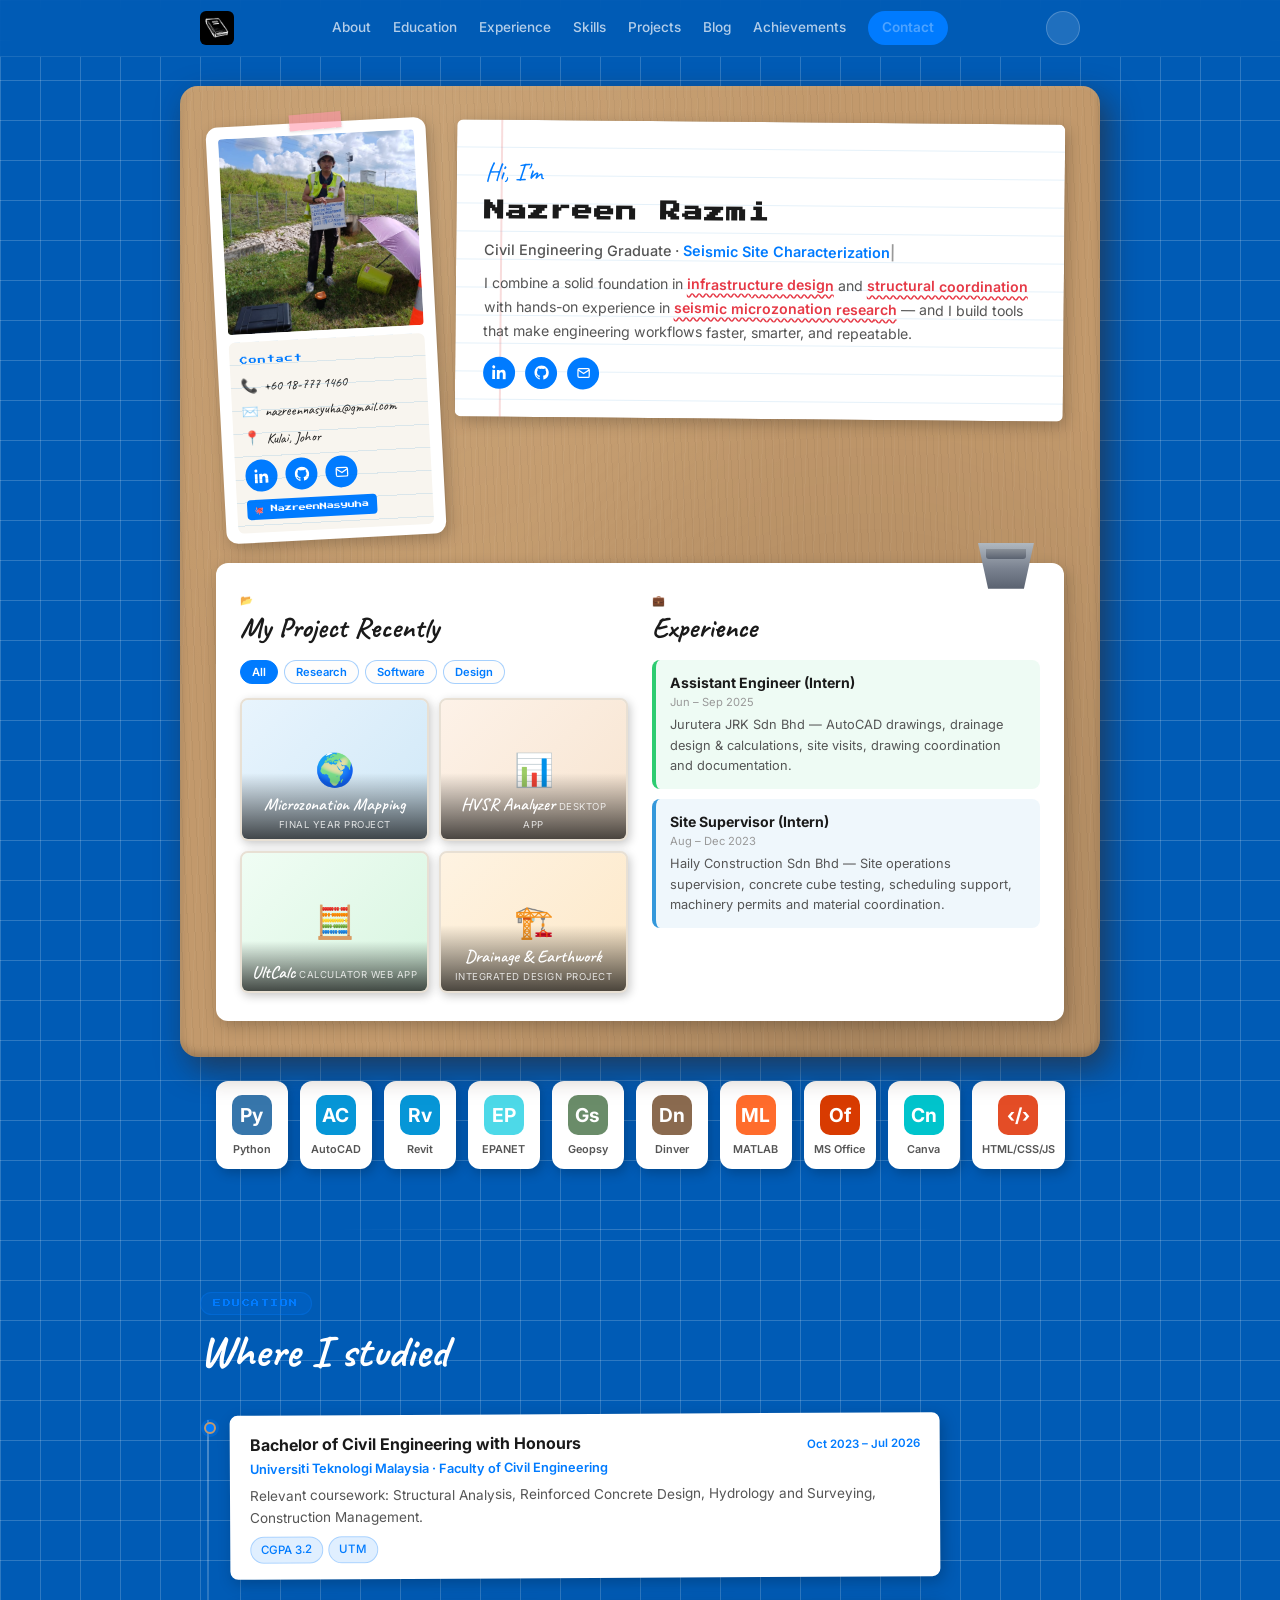
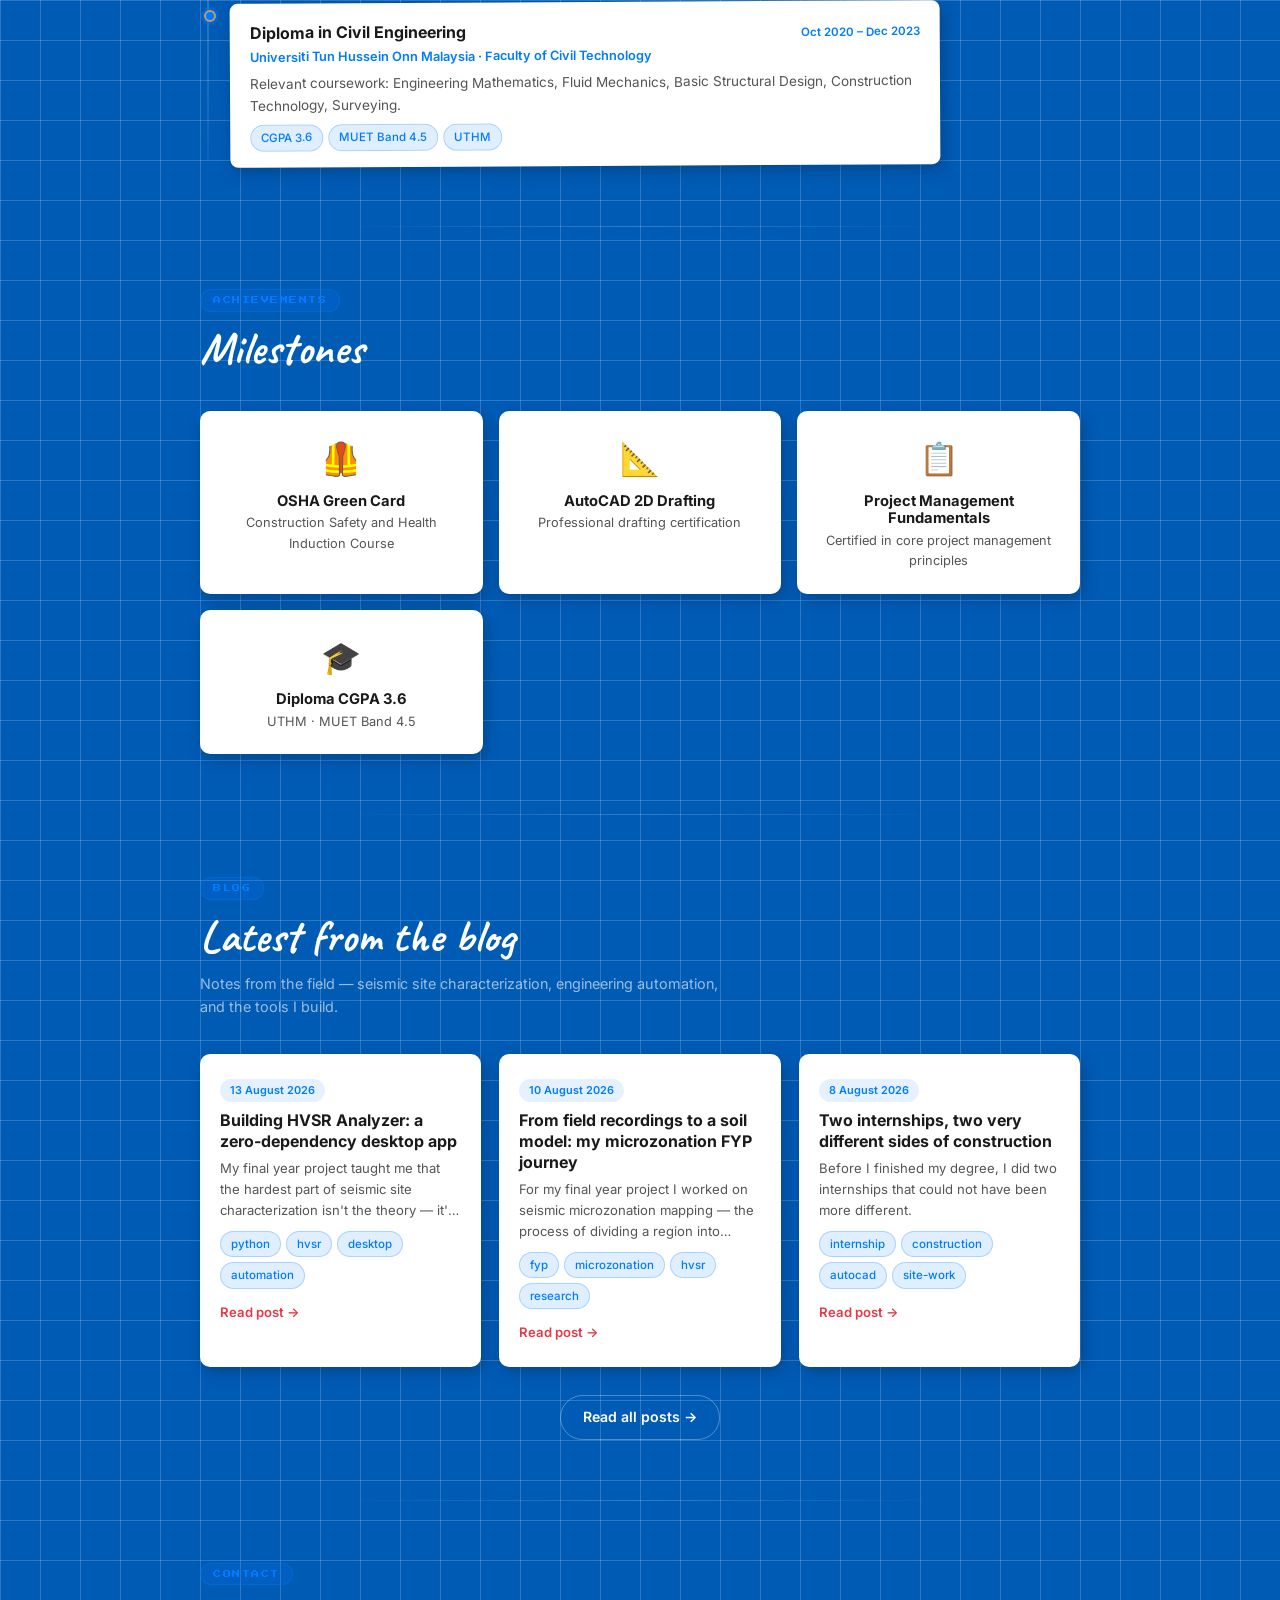
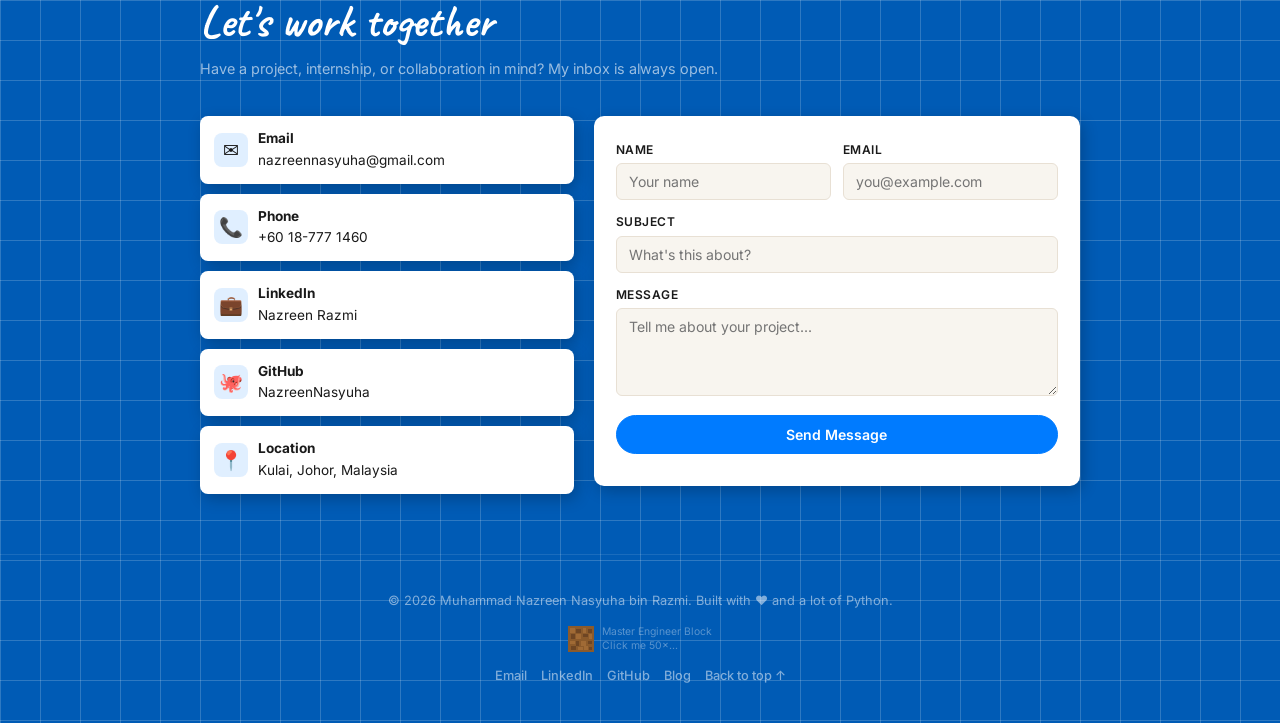
<file: index.html>
<!DOCTYPE html>
<html lang="en">
<head>
  <meta charset="UTF-8" />
  <meta name="viewport" content="width=device-width, initial-scale=1.0" />
  <meta name="description" content="Muhammad Nazreen Nasyuha bin Razmi — Civil Engineering graduate specializing in seismic site characterization and engineering automation." />
  <title>Nazreen Razmi — Civil Engineer & Seismic Researcher</title>
  <link rel="preconnect" href="https://fonts.googleapis.com" />
  <link rel="preconnect" href="https://fonts.gstatic.com" crossorigin />
  <link href="https://fonts.googleapis.com/css2?family=Press+Start+2P&family=Caveat:wght@400;500;600;700&family=Inter:wght@400;500;600;700&family=Permanent+Marker&display=swap" rel="stylesheet" />
  <link rel="stylesheet" href="style.css" />
</head>
<body data-theme="light">

  <!-- ============ NAVBAR ============ -->
  <header class="nav">
    <div class="nav-inner">
      <a href="index.html" class="logo" aria-label="Home">
        <img src="assets/PHOTO_ALBUM.webp" alt="NR" class="logo-img"
             onerror="this.onerror=null; this.style.display='none'" />
      </a>
      <nav class="nav-links" id="navLinks">
        <a href="#about">About</a>
        <a href="#education">Education</a>
        <a href="#experience">Experience</a>
        <a href="#skills">Skills</a>
        <a href="#projects">Projects</a>
        <a href="blog/index.html">Blog</a>
        <a href="#achievements">Achievements</a>
        <a href="#contact" class="nav-cta">Contact</a>
      </nav>
      <div class="nav-actions">
        <button class="theme-toggle" id="themeToggle" aria-label="Toggle theme" title="Toggle theme">
          <span class="theme-icon theme-moon">🌙</span>
          <span class="theme-icon theme-sun">☀️</span>
        </button>
        <button class="nav-toggle" id="navToggle" aria-label="Toggle menu">
          <span></span><span></span><span></span>
        </button>
      </div>
    </div>
  </header>

  <!-- ============ MAIN BOARD ============ -->
  <main class="portfolio-canvas">
    <div class="board">

      <!-- ===== TOP ROW: ID Card + Lined Paper ===== -->
      <div class="top-row">

        <!-- ID Card / Polaroid -->
        <div class="id-card paper-element" id="about">
          <div class="photo-area">
            <img src="assets/profile.jpeg" alt="Nazreen Razmi"
                 onerror="this.onerror=null; this.parentElement.innerHTML='<div style=\'width:100%;height:100%;display:flex;align-items:center;justify-content:center;background:var(--paper-alt);font-size:2.5rem;font-family:var(--pixel-font);color:var(--accent)\'>NR</div>'" />
          </div>
          <div class="contact-notepad">
            <div class="contact-label">Contact</div>
            <div class="contact-line">
              <span class="c-icon">📞</span>
              <a href="tel:+60187771460" id="phoneCopy" data-copy="+60187771460">+60 18-777 1460</a>
            </div>
            <div class="contact-line">
              <span class="c-icon">✉️</span>
              <a href="mailto:nazreennasyuha@gmail.com" id="emailCopy" data-copy="nazreennasyuha@gmail.com">nazreennasyuha@gmail.com</a>
            </div>
            <div class="contact-line">
              <span class="c-icon">📍</span>
              <span>Kulai, Johor</span>
            </div>
            <div class="social-row">
              <a href="https://www.linkedin.com/in/nazreenrazmi/" target="_blank" rel="noopener" aria-label="LinkedIn" class="social-link">
                <svg viewBox="0 0 24 24" fill="currentColor"><path d="M4.98 3.5C4.98 4.88 3.87 6 2.5 6S0 4.88 0 3.5 1.12 1 2.5 1s2.48 1.12 2.48 2.5ZM.24 8.31h4.52V23H.24V8.31Zm7.38 0h4.33v2h.06c.6-1.14 2.08-2.34 4.28-2.34 4.57 0 5.41 3.01 5.41 6.92V23h-4.51v-7.12c0-1.7-.03-3.88-2.37-3.88-2.37 0-2.73 1.85-2.73 3.76V23H7.62V8.31Z"/></svg>
              </a>
              <a href="https://github.com/NazreenNasyuha" target="_blank" rel="noopener" aria-label="GitHub" class="social-link">
                <svg viewBox="0 0 24 24" fill="currentColor"><path d="M12 .5C5.65.5.5 5.65.5 12c0 5.08 3.29 9.39 7.86 10.91.58.11.79-.25.79-.55v-2.17c-3.2.7-3.87-1.36-3.87-1.36-.52-1.33-1.28-1.68-1.28-1.68-1.04-.71.08-.7.08-.7 1.15.08 1.76 1.18 1.76 1.18 1.03 1.76 2.7 1.25 3.35.96.1-.75.4-1.25.72-1.54-2.55-.29-5.23-1.28-5.23-5.68 0-1.26.45-2.28 1.18-3.09-.12-.29-.51-1.46.11-3.05 0 0 .96-.31 3.15 1.18a10.9 10.9 0 0 1 5.74 0c2.19-1.49 3.15-1.18 3.15-1.18.62 1.59.23 2.76.11 3.05.73.81 1.18 1.83 1.18 3.09 0 4.41-2.69 5.38-5.25 5.67.41.35.78 1.05.78 2.12v3.14c0 .3.2.67.8.55A11.51 11.51 0 0 0 23.5 12C23.5 5.65 18.35.5 12 .5Z"/></svg>
              </a>
              <a href="mailto:nazreennasyuha@gmail.com" aria-label="Email" class="social-link">
                <svg viewBox="0 0 24 24" fill="none" stroke="currentColor" stroke-width="2"><rect x="3" y="5" width="18" height="14" rx="2"/><path d="m3 7 9 6 9-6"/></svg>
              </a>
            </div>
            <div class="lord-tag">🐙 NazreenNasyuha</div>
          </div>
        </div>

        <!-- Lined Notebook Paper -->
        <div class="lined-paper paper-element" id="seismic-section">
          <p class="intro-greeting reveal">Hi, I'm</p>
          <h1 class="intro-name reveal">Nazreen Razmi</h1>
          <p class="intro-role reveal">
            Civil Engineering Graduate · <span class="rotator" id="rotator">Seismic Site Characterization</span>
          </p>
          <p class="intro-bio reveal">
            I combine a solid foundation in <strong>infrastructure design</strong> and <strong>structural coordination</strong> with
            hands-on experience in <strong>seismic microzonation research</strong> — and I build tools that make
            engineering workflows faster, smarter, and repeatable.
          </p>
          <div class="lined-socials reveal">
            <a href="https://www.linkedin.com/in/nazreenrazmi/" target="_blank" rel="noopener" aria-label="LinkedIn" class="social-link">
              <svg viewBox="0 0 24 24" fill="currentColor"><path d="M4.98 3.5C4.98 4.88 3.87 6 2.5 6S0 4.88 0 3.5 1.12 1 2.5 1s2.48 1.12 2.48 2.5ZM.24 8.31h4.52V23H.24V8.31Zm7.38 0h4.33v2h.06c.6-1.14 2.08-2.34 4.28-2.34 4.57 0 5.41 3.01 5.41 6.92V23h-4.51v-7.12c0-1.7-.03-3.88-2.37-3.88-2.37 0-2.73 1.85-2.73 3.76V23H7.62V8.31Z"/></svg>
            </a>
            <a href="https://github.com/NazreenNasyuha" target="_blank" rel="noopener" aria-label="GitHub" class="social-link">
              <svg viewBox="0 0 24 24" fill="currentColor"><path d="M12 .5C5.65.5.5 5.65.5 12c0 5.08 3.29 9.39 7.86 10.91.58.11.79-.25.79-.55v-2.17c-3.2.7-3.87-1.36-3.87-1.36-.52-1.33-1.28-1.68-1.28-1.68-1.04-.71.08-.7.08-.7 1.15.08 1.76 1.18 1.76 1.18 1.03 1.76 2.7 1.25 3.35.96.1-.75.4-1.25.72-1.54-2.55-.29-5.23-1.28-5.23-5.68 0-1.26.45-2.28 1.18-3.09-.12-.29-.51-1.46.11-3.05 0 0 .96-.31 3.15 1.18a10.9 10.9 0 0 1 5.74 0c2.19-1.49 3.15-1.18 3.15-1.18.62 1.59.23 2.76.11 3.05.73.81 1.18 1.83 1.18 3.09 0 4.41-2.69 5.38-5.25 5.67.41.35.78 1.05.78 2.12v3.14c0 .3.2.67.8.55A11.51 11.51 0 0 0 23.5 12C23.5 5.65 18.35.5 12 .5Z"/></svg>
            </a>
            <a href="mailto:nazreennasyuha@gmail.com" aria-label="Email" class="social-link">
              <svg viewBox="0 0 24 24" fill="none" stroke="currentColor" stroke-width="2"><rect x="3" y="5" width="18" height="14" rx="2"/><path d="m3 7 9 6 9-6"/></svg>
            </a>
          </div>
        </div>
      </div>

      <!-- ===== BOTTOM PAPER: Projects + Experience ===== -->
      <div class="bottom-paper paper-element">

        <!-- Projects -->
        <div class="projects-section" id="projects">
          <div class="section-title">📂</div>
          <h2 class="section-subtitle">My Project Recently</h2>
          <div class="filter-bar" id="projectFilters">
            <button class="filter-chip active" data-filter="all">All</button>
            <button class="filter-chip" data-filter="research">Research</button>
            <button class="filter-chip" data-filter="software">Software</button>
            <button class="filter-chip" data-filter="design">Design</button>
          </div>

          <div class="project-grid" id="projectGrid">
            <button class="project-tile reveal" data-category="research" data-project="fyp">
              <span class="tile-img tile-fyp">🌍</span>
              <div class="tile-overlay">
                <span class="tile-title">Microzonation Mapping</span>
                <span class="tile-tag">Final Year Project</span>
              </div>
            </button>
            <button class="project-tile reveal" data-category="software" data-project="hvsr">
              <span class="tile-img tile-hvsr">📊</span>
              <div class="tile-overlay">
                <span class="tile-title">HVSR Analyzer</span>
                <span class="tile-tag">Desktop App</span>
              </div>
            </button>
            <button class="project-tile reveal" data-category="software" data-project="ultcalc">
              <span class="tile-img tile-ultcalc">🧮</span>
              <div class="tile-overlay">
                <span class="tile-title">UltCalc</span>
                <span class="tile-tag">Calculator Web App</span>
              </div>
            </button>
            <button class="project-tile reveal" data-category="design" data-project="idp">
              <span class="tile-img tile-idp">🏗️</span>
              <div class="tile-overlay">
                <span class="tile-title">Drainage &amp; Earthwork</span>
                <span class="tile-tag">Integrated Design Project</span>
              </div>
            </button>
          </div>
        </div>

        <!-- Experience -->
        <div class="experience-section" id="experience">
          <div class="section-title">💼</div>
          <h2 class="section-subtitle">Experience</h2>
          <div class="exp-list">
            <div class="exp-item reveal">
              <div class="exp-role">Assistant Engineer (Intern)</div>
              <div class="exp-dates">Jun – Sep 2025</div>
              <div class="exp-desc">Jurutera JRK Sdn Bhd — AutoCAD drawings, drainage design &amp; calculations, site visits, drawing coordination and documentation.</div>
            </div>
            <div class="exp-item reveal">
              <div class="exp-role">Site Supervisor (Intern)</div>
              <div class="exp-dates">Aug – Dec 2023</div>
              <div class="exp-desc">Haily Construction Sdn Bhd — Site operations supervision, concrete cube testing, scheduling support, machinery permits and material coordination.</div>
            </div>
          </div>
        </div>
      </div>
    </div>

    <!-- ===== TOOLS ROW (outside board) ===== -->
    <div class="tools-row" id="skills">
      <div class="tool-badge"><span class="tool-icon" style="background:#3776AB">Py</span><span class="tool-name">Python</span></div>
      <div class="tool-badge"><span class="tool-icon" style="background:#0696D7">AC</span><span class="tool-name">AutoCAD</span></div>
      <div class="tool-badge"><span class="tool-icon" style="background:#0696D7">Rv</span><span class="tool-name">Revit</span></div>
      <div class="tool-badge"><span class="tool-icon" style="background:#4dd9e8">EP</span><span class="tool-name">EPANET</span></div>
      <div class="tool-badge"><span class="tool-icon" style="background:#6a8c69">Gs</span><span class="tool-name">Geopsy</span></div>
      <div class="tool-badge"><span class="tool-icon" style="background:#8a6a4f">Dn</span><span class="tool-name">Dinver</span></div>
      <div class="tool-badge"><span class="tool-icon" style="background:#FF6C2C">ML</span><span class="tool-name">MATLAB</span></div>
      <div class="tool-badge"><span class="tool-icon" style="background:#D83B01">Of</span><span class="tool-name">MS Office</span></div>
      <div class="tool-badge"><span class="tool-icon" style="background:#00C4CC">Cn</span><span class="tool-name">Canva</span></div>
      <div class="tool-badge"><span class="tool-icon" style="background:#e44d26">‹/›</span><span class="tool-name">HTML/CSS/JS</span></div>
    </div>
  </main>

  <!-- ============ EDUCATION ============ -->
  <section class="section" id="education">
    <div class="container">
      <div class="section-head reveal">
        <span class="section-tag">Education</span>
        <h2>Where I studied</h2>
      </div>
      <div class="timeline">
        <div class="timeline-item reveal">
          <div class="timeline-marker"></div>
          <div class="timeline-card">
            <div class="timeline-head">
              <h3>Bachelor of Civil Engineering with Honours</h3>
              <span class="timeline-date">Oct 2023 – Jul 2026</span>
            </div>
            <p class="timeline-org">Universiti Teknologi Malaysia · Faculty of Civil Engineering</p>
            <p class="timeline-body">Relevant coursework: Structural Analysis, Reinforced Concrete Design, Hydrology and Surveying, Construction Management.</p>
            <div class="timeline-tags">
              <span class="chip">CGPA 3.2</span>
              <span class="chip">UTM</span>
            </div>
          </div>
        </div>
        <div class="timeline-item reveal">
          <div class="timeline-marker"></div>
          <div class="timeline-card">
            <div class="timeline-head">
              <h3>Diploma in Civil Engineering</h3>
              <span class="timeline-date">Oct 2020 – Dec 2023</span>
            </div>
            <p class="timeline-org">Universiti Tun Hussein Onn Malaysia · Faculty of Civil Technology</p>
            <p class="timeline-body">Relevant coursework: Engineering Mathematics, Fluid Mechanics, Basic Structural Design, Construction Technology, Surveying.</p>
            <div class="timeline-tags">
              <span class="chip">CGPA 3.6</span>
              <span class="chip">MUET Band 4.5</span>
              <span class="chip">UTHM</span>
            </div>
          </div>
        </div>
      </div>
    </div>
  </section>

  <!-- ============ ACHIEVEMENTS ============ -->
  <section class="section" id="achievements">
    <div class="container">
      <div class="section-head reveal">
        <span class="section-tag">Achievements</span>
        <h2>Milestones</h2>
      </div>
      <div class="ach-grid">
        <div class="ach-card reveal">
          <span class="ach-icon">🦺</span>
          <h3>OSHA Green Card</h3>
          <p>Construction Safety and Health Induction Course</p>
        </div>
        <div class="ach-card reveal">
          <span class="ach-icon">📐</span>
          <h3>AutoCAD 2D Drafting</h3>
          <p>Professional drafting certification</p>
        </div>
        <div class="ach-card reveal">
          <span class="ach-icon">📋</span>
          <h3>Project Management Fundamentals</h3>
          <p>Certified in core project management principles</p>
        </div>
        <div class="ach-card reveal">
          <span class="ach-icon">🎓</span>
          <h3>Diploma CGPA 3.6</h3>
          <p>UTHM · MUET Band 4.5</p>
        </div>
      </div>
    </div>
  </section>

  <!-- ============ BLOG ============ -->
  <section class="section" id="blog">
    <div class="container">
      <div class="section-head reveal">
        <span class="section-tag">Blog</span>
        <h2>Latest from the blog</h2>
        <p class="section-sub">Notes from the field — seismic site characterization, engineering automation, and the tools I build.</p>
      </div>
      <!-- BLOG-TEASER-START -->
      <div class="blog-grid" id="blogTeaser">
        <article class="blog-card reveal visible">
          <span class="blog-date">13 August 2026</span>
          <h3><a href="blog/posts/building-hvsr-analyzer.html">Building HVSR Analyzer: a zero-dependency desktop app</a></h3>
          <p>My final year project taught me that the hardest part of seismic site characterization isn't the theory — it's the tooling.</p>
          <div class="project-tags"><span class="chip">python</span><span class="chip">hvsr</span><span class="chip">desktop</span><span class="chip">automation</span></div>
          <a class="read-more" href="blog/posts/building-hvsr-analyzer.html">Read post →</a>
        </article>
        <article class="blog-card reveal visible">
          <span class="blog-date">10 August 2026</span>
          <h3><a href="blog/posts/from-field-recordings-to-soil-model.html">From field recordings to a soil model: my microzonation FYP journey</a></h3>
          <p>For my final year project I worked on seismic microzonation mapping — the process of dividing a region into zones based on local soil conditions.</p>
          <div class="project-tags"><span class="chip">fyp</span><span class="chip">microzonation</span><span class="chip">hvsr</span><span class="chip">research</span></div>
          <a class="read-more" href="blog/posts/from-field-recordings-to-soil-model.html">Read post →</a>
        </article>
        <article class="blog-card reveal visible">
          <span class="blog-date">8 August 2026</span>
          <h3><a href="blog/posts/two-internships-two-sides-of-construction.html">Two internships, two very different sides of construction</a></h3>
          <p>Before I finished my degree, I did two internships that could not have been more different.</p>
          <div class="project-tags"><span class="chip">internship</span><span class="chip">construction</span><span class="chip">autocad</span><span class="chip">site-work</span></div>
          <a class="read-more" href="blog/posts/two-internships-two-sides-of-construction.html">Read post →</a>
        </article>
      </div>
      <!-- BLOG-TEASER-END -->
      <div class="teaser-more reveal">
        <a href="blog/index.html" class="btn btn-ghost">Read all posts →</a>
      </div>
    </div>
  </section>

  <!-- ============ CONTACT ============ -->
  <section class="section" id="contact">
    <div class="container">
      <div class="section-head reveal">
        <span class="section-tag">Contact</span>
        <h2>Let's work together</h2>
        <p class="section-sub">Have a project, internship, or collaboration in mind? My inbox is always open.</p>
      </div>
      <div class="contact-grid">
        <div class="contact-info">
          <a href="mailto:nazreennasyuha@gmail.com" class="contact-row reveal">
            <span class="contact-icon">✉️</span>
            <span><strong>Email</strong><br />nazreennasyuha@gmail.com</span>
          </a>
          <a href="tel:+60187771460" class="contact-row reveal">
            <span class="contact-icon">📞</span>
            <span><strong>Phone</strong><br />+60 18-777 1460</span>
          </a>
          <a href="https://www.linkedin.com/in/nazreenrazmi/" target="_blank" rel="noopener" class="contact-row reveal">
            <span class="contact-icon">💼</span>
            <span><strong>LinkedIn</strong><br />Nazreen Razmi</span>
          </a>
          <a href="https://github.com/NazreenNasyuha" target="_blank" rel="noopener" class="contact-row reveal">
            <span class="contact-icon">🐙</span>
            <span><strong>GitHub</strong><br />NazreenNasyuha</span>
          </a>
          <div class="contact-row reveal">
            <span class="contact-icon">📍</span>
            <span><strong>Location</strong><br />Kulai, Johor, Malaysia</span>
          </div>
        </div>
        <form class="contact-form reveal" id="contactForm">
          <div class="form-row">
            <div class="form-field">
              <label for="name">Name</label>
              <input type="text" id="name" name="name" placeholder="Your name" required />
            </div>
            <div class="form-field">
              <label for="email">Email</label>
              <input type="email" id="email" name="email" placeholder="you@example.com" required />
            </div>
          </div>
          <div class="form-field">
            <label for="subject">Subject</label>
            <input type="text" id="subject" name="subject" placeholder="What's this about?" />
          </div>
          <div class="form-field">
            <label for="message">Message</label>
            <textarea id="message" name="message" rows="4" placeholder="Tell me about your project..." required></textarea>
          </div>
          <button type="submit" class="btn btn-primary btn-block">Send Message</button>
          <p class="form-note" id="formNote"></p>
        </form>
      </div>
    </div>
  </section>

  <!-- ============ FOOTER ============ -->
  <footer class="footer">
    <div class="container footer-inner">
      <p>© <span id="year"></span> Muhammad Nazreen Nasyuha bin Razmi. Built with ❤️ and a lot of Python.</p>
      <div class="mc-area" title="Click the block...">
        <button class="minecraft-block" id="mcBlock" aria-label="Interactive block — click it!">
          <svg viewBox="0 0 16 16" shape-rendering="crispEdges" xmlns="http://www.w3.org/2000/svg">
            <rect width="16" height="16" fill="#8b5a2b"/>
            <rect x="1" y="1" width="3" height="3" fill="#a06a35"/>
            <rect x="5" y="2" width="3" height="2" fill="#6e4523"/>
            <rect x="9" y="1" width="2" height="3" fill="#a06a35"/>
            <rect x="12" y="2" width="3" height="2" fill="#6e4523"/>
            <rect x="2" y="5" width="2" height="3" fill="#6e4523"/>
            <rect x="5" y="5" width="3" height="3" fill="#a06a35"/>
            <rect x="9" y="5" width="3" height="2" fill="#6e4523"/>
            <rect x="13" y="5" width="2" height="3" fill="#a06a35"/>
            <rect x="1" y="9" width="3" height="2" fill="#a06a35"/>
            <rect x="5" y="9" width="2" height="3" fill="#6e4523"/>
            <rect x="8" y="9" width="3" height="3" fill="#a06a35"/>
            <rect x="12" y="9" width="3" height="2" fill="#6e4523"/>
            <rect x="2" y="12" width="3" height="3" fill="#6e4523"/>
            <rect x="6" y="13" width="3" height="2" fill="#a06a35"/>
            <rect x="10" y="12" width="2" height="3" fill="#a06a35"/>
            <rect x="13" y="13" width="2" height="2" fill="#6e4523"/>
          </svg>
        </button>
        <span class="mc-hint">Master Engineer Block<br />Click me 50×...</span>
      </div>
      <div class="footer-links">
        <a href="mailto:nazreennasyuha@gmail.com">Email</a>
        <a href="https://www.linkedin.com/in/nazreenrazmi/" target="_blank" rel="noopener">LinkedIn</a>
        <a href="https://github.com/NazreenNasyuha" target="_blank" rel="noopener">GitHub</a>
        <a href="blog/index.html">Blog</a>
        <a href="#">Back to top ↑</a>
      </div>
    </div>
  </footer>

  <!-- ============ PROJECT MODAL ============ -->
  <div class="modal-overlay" id="projectModal" hidden>
    <div class="modal" role="dialog" aria-modal="true" aria-labelledby="modalTitle">
      <button class="modal-close" id="modalClose" aria-label="Close">✕</button>
      <span class="modal-icon" id="modalIcon">📊</span>
      <h3 class="modal-title" id="modalTitle">Project</h3>
      <p class="modal-desc" id="modalDesc"></p>
      <ul class="modal-points" id="modalPoints"></ul>
      <div class="modal-tags" id="modalTags"></div>
      <div class="modal-links" id="modalLinks"></div>
    </div>
  </div>

  <button class="to-top" id="toTop" aria-label="Back to top">↑</button>

  <div class="game-toast" id="gameToast" role="status" aria-live="polite"></div>
  <div class="copy-toast" id="copyToast" role="status" aria-live="polite">Copied!</div>

  <div class="achievement-popup" id="achPopup" role="status" aria-live="polite">
    <span class="ach-ico">🏆</span>
    <span class="ach-txt">
      <small>Achievement unlocked</small>
      <strong>Master Engineer</strong>
    </span>
  </div>

  <script src="script.js"></script>
</body>
</html>
</file>
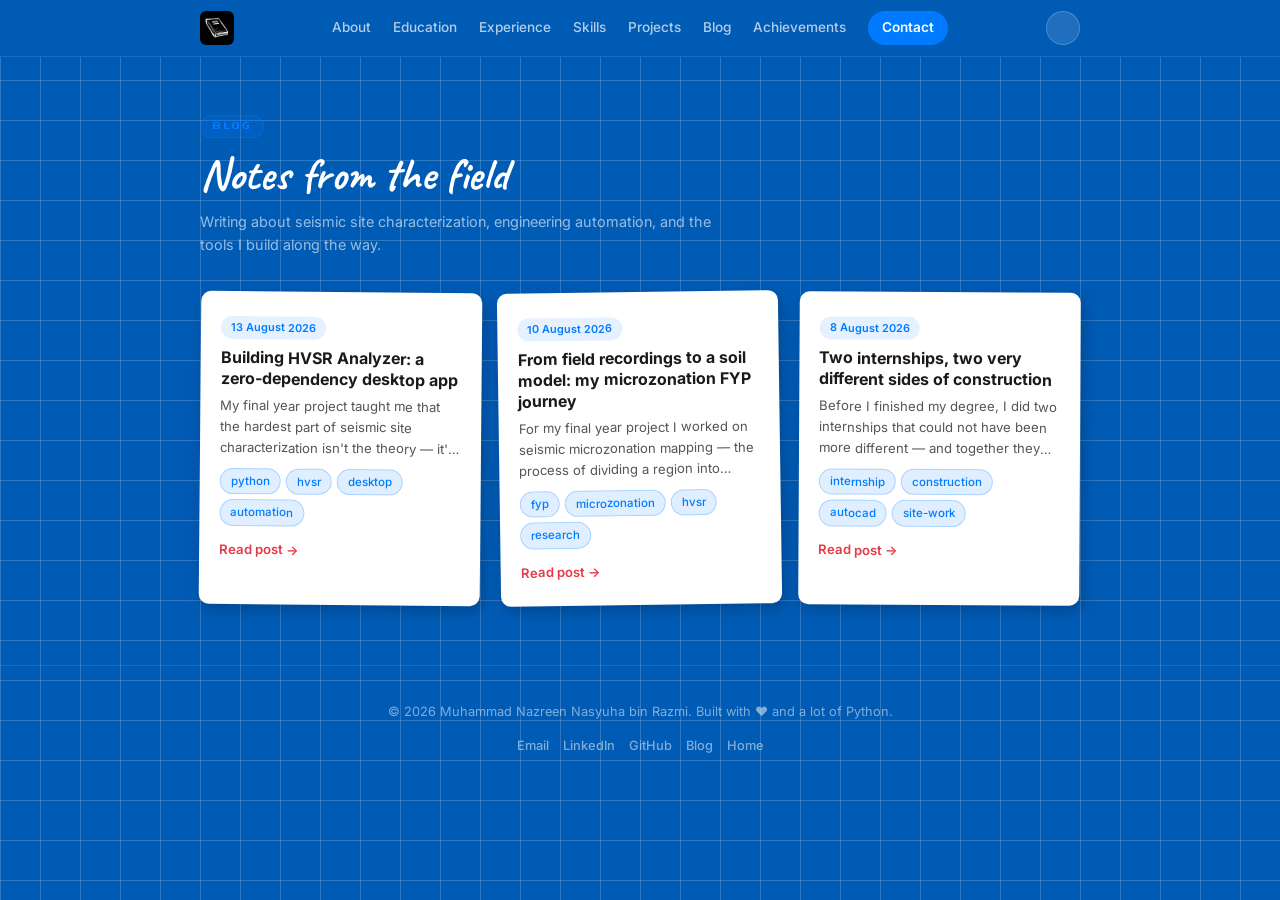
<file: blog/index.html>
<!DOCTYPE html>
<html lang="en">
<head>
  <meta charset="UTF-8" />
  <meta name="viewport" content="width=device-width, initial-scale=1.0" />
  <meta name="description" content="Blog — notes on seismic site characterization, engineering automation, and tools by Nazreen Razmi." />
  <title>Blog — Nazreen Razmi</title>
  <link rel="preconnect" href="https://fonts.googleapis.com" />
  <link rel="preconnect" href="https://fonts.gstatic.com" crossorigin />
  <link href="https://fonts.googleapis.com/css2?family=Dancing+Script:wght@500;600;700&family=Caveat:wght@500;600&family=Inter:wght@400;500;600;700&display=swap" rel="stylesheet" />
  <link rel="stylesheet" href="../style.css" />
</head>
<body data-theme="light">
  <header class="nav">
    <div class="nav-inner container">

      <a href="./index.html" class="logo" aria-label="PHOTO_ALBUM">
        <img src="../assets/PHOTO_ALBUM.webp" alt="PHOTO_ALBUM" class="logo-img" />
      </a>
      <nav class="nav-links" id="navLinks">
        <a href="./index.html#about">About</a>
        <a href="./index.html#education">Education</a>
        <a href="./index.html#experience">Experience</a>
        <a href="./index.html#skills">Skills</a>
        <a href="./index.html#projects">Projects</a>
        <a href="./blog/index.html">Blog</a>
        <a href="./index.html#achievements">Achievements</a>
        <a href="./index.html#contact" class="nav-cta">Contact</a>
      </nav>
      <div class="nav-actions">
        <button class="theme-toggle" id="themeToggle" aria-label="Toggle dark / light theme" title="Toggle theme">
          <span class="theme-icon theme-moon">🌙</span>
          <span class="theme-icon theme-sun">☀️</span>
        </button>
        <button class="nav-toggle" id="navToggle" aria-label="Toggle menu">
          <span></span><span></span><span></span>
        </button>
      </div>
    </div>
  </header>

  <main class="section" style="padding-top: calc(var(--nav-h) + 56px);">
    <div class="container">
      <div class="section-head">
        <span class="section-tag">Blog</span>
        <h2 class="cursive big">Notes from the field</h2>
        <p class="section-sub">Writing about seismic site characterization, engineering automation, and the tools I build along the way.</p>
      </div>
      <div class="blog-grid">
        <article class="blog-card">
          <span class="blog-date">13 August 2026</span>
          <h3><a href="posts/building-hvsr-analyzer.html">Building HVSR Analyzer: a zero-dependency desktop app</a></h3>
          <p>My final year project taught me that the hardest part of seismic site characterization isn't the theory — it's the tooling. Geopsy, EasyHVSR, and Dinver are powerful, but getting a non-expert (or a fresh intern) from raw microtremor recordings to a reliable H/V curve is a steep climb: install Python, install packages, learn the CLI, fight version conflicts.</p>
          <div class="project-tags"><span class="chip">python</span>
          <span class="chip">hvsr</span>
          <span class="chip">desktop</span>
          <span class="chip">automation</span></div>
          <a class="read-more" href="posts/building-hvsr-analyzer.html">Read post →</a>
        </article>
        <article class="blog-card">
          <span class="blog-date">10 August 2026</span>
          <h3><a href="posts/from-field-recordings-to-soil-model.html">From field recordings to a soil model: my microzonation FYP journey</a></h3>
          <p>For my final year project I worked on seismic microzonation mapping — the process of dividing a region into zones that respond differently to earthquake ground motion, based on local soil conditions. (The project location is omitted here in compliance with a Non-Disclosure Agreement.)</p>
          <div class="project-tags"><span class="chip">fyp</span>
          <span class="chip">microzonation</span>
          <span class="chip">hvsr</span>
          <span class="chip">research</span></div>
          <a class="read-more" href="posts/from-field-recordings-to-soil-model.html">Read post →</a>
        </article>
        <article class="blog-card">
          <span class="blog-date">8 August 2026</span>
          <h3><a href="posts/two-internships-two-sides-of-construction.html">Two internships, two very different sides of construction</a></h3>
          <p>Before I finished my degree, I did two internships that could not have been more different — and together they taught me more about how the industry actually works than any classroom ever could.</p>
          <div class="project-tags"><span class="chip">internship</span>
          <span class="chip">construction</span>
          <span class="chip">autocad</span>
          <span class="chip">site-work</span></div>
          <a class="read-more" href="posts/two-internships-two-sides-of-construction.html">Read post →</a>
        </article>
      </div>
    </div>
  </main>
  <footer class="footer">
    <div class="container footer-inner">
      <p>© <span class="year-js">2026</span> Muhammad Nazreen Nasyuha bin Razmi. Built with ❤️ and a lot of Python.</p>
      <div class="footer-links">
        <a href="mailto:nazreennasyuha@gmail.com">Email</a>
        <a href="https://www.linkedin.com/in/nazreenrazmi/" target="_blank" rel="noopener">LinkedIn</a>
        <a href="https://github.com/NazreenNasyuha" target="_blank" rel="noopener">GitHub</a>
        <a href="./blog/index.html">Blog</a>
        <a href="./index.html">Home</a>
      </div>
    </div>
  </footer>
  <button class="to-top" id="toTop" aria-label="Back to top">↑</button>
  <script>
    (function () {
      "use strict";
      /* theme toggle (Midnight default, Morning light) */
      var body = document.body;
      var tt = document.getElementById("themeToggle");
      var saved = "dark";
      try { saved = localStorage.getItem("nz-theme") || "light"; } catch (e) {}
      body.setAttribute("data-theme", saved);
      if (tt) {
        tt.addEventListener("click", function () {
          var next = body.getAttribute("data-theme") === "light" ? "dark" : "light";
          body.setAttribute("data-theme", next);
          try { localStorage.setItem("nz-theme", next); } catch (e) {}
        });
      }
      /* nav toggle */
      var nt = document.getElementById("navToggle");
      var l = document.getElementById("navLinks");
      if (nt && l) {
        nt.addEventListener("click", function () {
          nt.classList.toggle("open");
          l.classList.toggle("open");
        });
        l.querySelectorAll("a").forEach(function (a) {
          a.addEventListener("click", function () {
            nt.classList.remove("open");
            l.classList.remove("open");
          });
        });
      }
      /* navbar shadow + back to top */
      var nav = document.querySelector(".nav");
      var top = document.getElementById("toTop");
      window.addEventListener("scroll", function () {
        var y = window.scrollY;
        if (nav) nav.classList.toggle("scrolled", y > 10);
        if (top) top.classList.toggle("visible", y > 480);
      }, { passive: true });
      if (top) {
        top.addEventListener("click", function () {
          window.scrollTo({ top: 0, behavior: "smooth" });
        });
      }
      document.querySelectorAll(".year-js").forEach(function (el) {
        el.textContent = new Date().getFullYear();
      });
    })();
  </script>
</body>
</html>
</file>
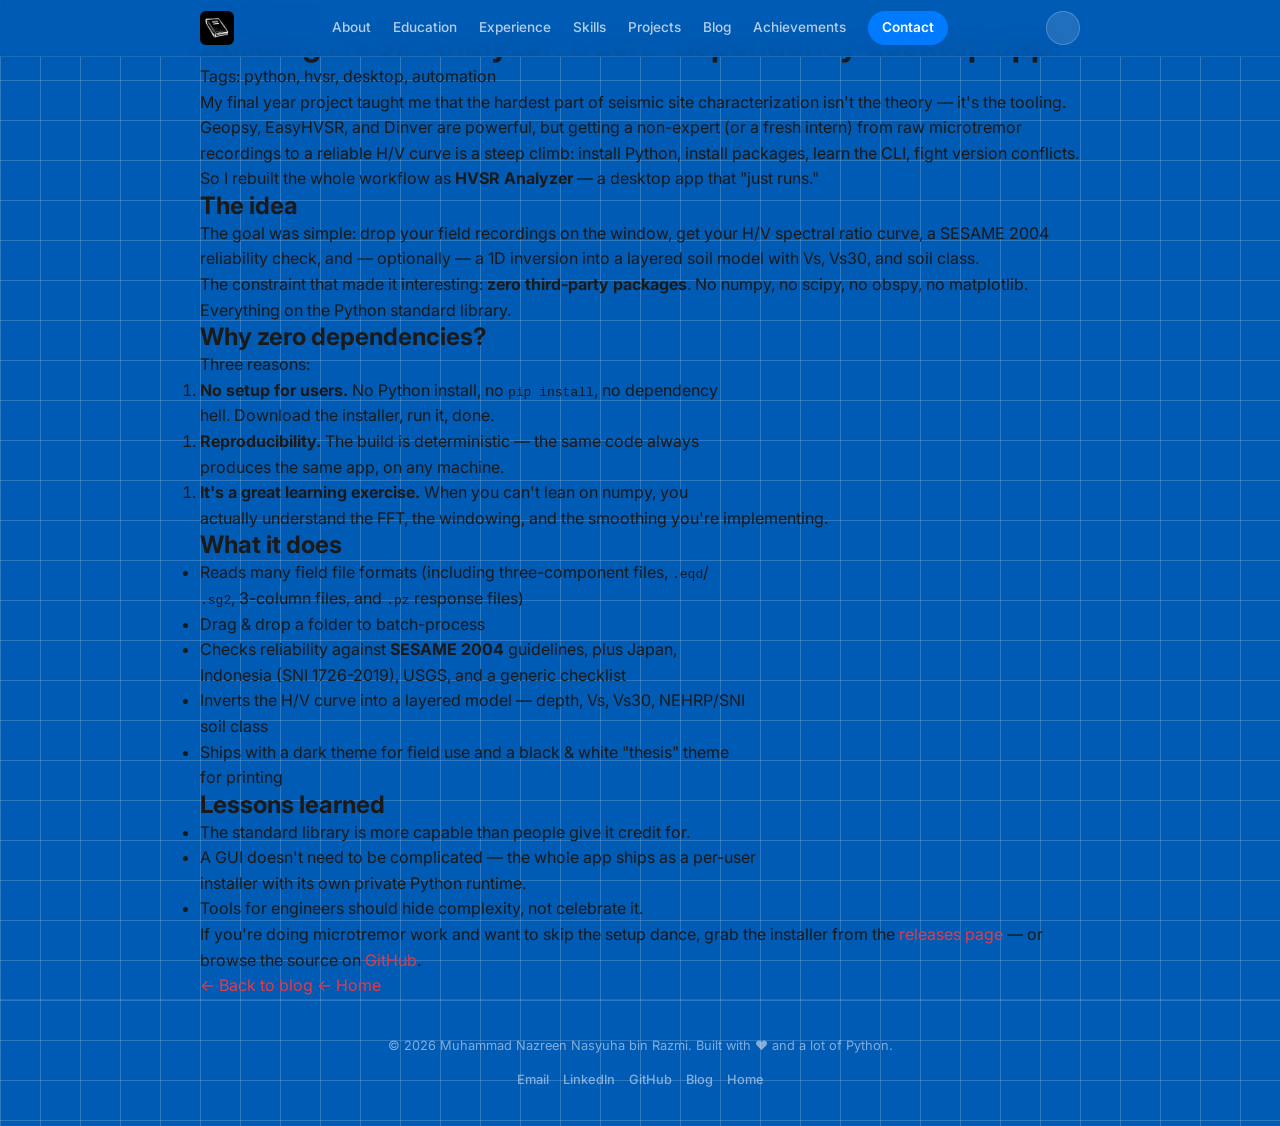
<file: blog/posts/building-hvsr-analyzer.html>
<!DOCTYPE html>
<html lang="en">
<head>
  <meta charset="UTF-8" />
  <meta name="viewport" content="width=device-width, initial-scale=1.0" />
  <meta name="description" content="Building HVSR Analyzer: a zero-dependency desktop app — a post by Nazreen Razmi" />
  <title>Building HVSR Analyzer: a zero-dependency desktop app — Nazreen Razmi</title>
  <link rel="preconnect" href="https://fonts.googleapis.com" />
  <link rel="preconnect" href="https://fonts.gstatic.com" crossorigin />
  <link href="https://fonts.googleapis.com/css2?family=Dancing+Script:wght@500;600;700&family=Caveat:wght@500;600&family=Inter:wght@400;500;600;700&display=swap" rel="stylesheet" />
  <link rel="stylesheet" href="../../style.css" />
</head>
<body data-theme="light">
  <header class="nav">
    <div class="nav-inner container">

      <a href="../index.html" class="logo" aria-label="PHOTO_ALBUM">
        <img src="../../assets/PHOTO_ALBUM.webp" alt="PHOTO_ALBUM" class="logo-img" />
      </a>
      <nav class="nav-links" id="navLinks">
        <a href="../index.html#about">About</a>
        <a href="../index.html#education">Education</a>
        <a href="../index.html#experience">Experience</a>
        <a href="../index.html#skills">Skills</a>
        <a href="../index.html#projects">Projects</a>
        <a href="../blog/index.html">Blog</a>
        <a href="../index.html#achievements">Achievements</a>
        <a href="../index.html#contact" class="nav-cta">Contact</a>
      </nav>
      <div class="nav-actions">
        <button class="theme-toggle" id="themeToggle" aria-label="Toggle dark / light theme" title="Toggle theme">
          <span class="theme-icon theme-moon">🌙</span>
          <span class="theme-icon theme-sun">☀️</span>
        </button>
        <button class="nav-toggle" id="navToggle" aria-label="Toggle menu">
          <span></span><span></span><span></span>
        </button>
      </div>
    </div>
  </header>

  <main class="blog-post-page">
    <div class="container">
      <header class="post-header">
        <span class="post-date">13 August 2026</span>
        <h1>Building HVSR Analyzer: a zero-dependency desktop app</h1>
        <p class="post-meta">
          Tags: python, hvsr, desktop, automation
        </p>
      </header>
      <article class="post-body">
<p>My final year project taught me that the hardest part of seismic site characterization isn't the theory — it's the tooling. Geopsy, EasyHVSR, and Dinver are powerful, but getting a non-expert (or a fresh intern) from raw microtremor recordings to a reliable H/V curve is a steep climb: install Python, install packages, learn the CLI, fight version conflicts.</p>
<p>So I rebuilt the whole workflow as <strong>HVSR Analyzer</strong> — a desktop app that "just runs."</p>
<h2>The idea</h2>
<p>The goal was simple: drop your field recordings on the window, get your H/V spectral ratio curve, a SESAME 2004 reliability check, and — optionally — a 1D inversion into a layered soil model with Vs, Vs30, and soil class.</p>
<p>The constraint that made it interesting: <strong>zero third-party packages</strong>. No numpy, no scipy, no obspy, no matplotlib. Everything on the Python standard library.</p>
<h2>Why zero dependencies?</h2>
<p>Three reasons:</p>
<ol>
<li><strong>No setup for users.</strong> No Python install, no <code>pip install</code>, no dependency</li>
</ol>
<p>   hell. Download the installer, run it, done.</p>
<ol>
<li><strong>Reproducibility.</strong> The build is deterministic — the same code always</li>
</ol>
<p>   produces the same app, on any machine.</p>
<ol>
<li><strong>It's a great learning exercise.</strong> When you can't lean on numpy, you</li>
</ol>
<p>   actually understand the FFT, the windowing, and the smoothing you're    implementing.</p>
<h2>What it does</h2>
<ul>
<li>Reads many field file formats (including three-component files, <code>.eqd</code>/</li>
</ul>
<p>  <code>.sg2</code>, 3-column files, and <code>.pz</code> response files)</p>
<ul>
<li>Drag & drop a folder to batch-process</li>
<li>Checks reliability against <strong>SESAME 2004</strong> guidelines, plus Japan,</li>
</ul>
<p>  Indonesia (SNI 1726-2019), USGS, and a generic checklist</p>
<ul>
<li>Inverts the H/V curve into a layered model — depth, Vs, Vs30, NEHRP/SNI</li>
</ul>
<p>  soil class</p>
<ul>
<li>Ships with a dark theme for field use and a black & white "thesis" theme</li>
</ul>
<p>  for printing</p>
<h2>Lessons learned</h2>
<ul>
<li>The standard library is more capable than people give it credit for.</li>
<li>A GUI doesn't need to be complicated — the whole app ships as a per-user</li>
</ul>
<p>  installer with its own private Python runtime.</p>
<ul>
<li>Tools for engineers should hide complexity, not celebrate it.</li>
</ul>
<p>If you're doing microtremor work and want to skip the setup dance, grab the installer from the <a href="https://github.com/NazreenNasyuha/HVSR_Analyzer/releases">releases page</a> — or browse the source on <a href="https://github.com/NazreenNasyuha/HVSR_Analyzer">GitHub</a>.</p>
      </article>
      <div class="post-footer-links">
        <a href="index.html">← Back to blog</a>
        <a href="../index.html">← Home</a>
      </div>
    </div>
  </main>
  <footer class="footer">
    <div class="container footer-inner">
      <p>© <span class="year-js">2026</span> Muhammad Nazreen Nasyuha bin Razmi. Built with ❤️ and a lot of Python.</p>
      <div class="footer-links">
        <a href="mailto:nazreennasyuha@gmail.com">Email</a>
        <a href="https://www.linkedin.com/in/nazreenrazmi/" target="_blank" rel="noopener">LinkedIn</a>
        <a href="https://github.com/NazreenNasyuha" target="_blank" rel="noopener">GitHub</a>
        <a href="../blog/index.html">Blog</a>
        <a href="../index.html">Home</a>
      </div>
    </div>
  </footer>
  <button class="to-top" id="toTop" aria-label="Back to top">↑</button>
  <script>
    (function () {
      "use strict";
      /* theme toggle (Midnight default, Morning light) */
      var body = document.body;
      var tt = document.getElementById("themeToggle");
      var saved = "dark";
      try { saved = localStorage.getItem("nz-theme") || "light"; } catch (e) {}
      body.setAttribute("data-theme", saved);
      if (tt) {
        tt.addEventListener("click", function () {
          var next = body.getAttribute("data-theme") === "light" ? "dark" : "light";
          body.setAttribute("data-theme", next);
          try { localStorage.setItem("nz-theme", next); } catch (e) {}
        });
      }
      /* nav toggle */
      var nt = document.getElementById("navToggle");
      var l = document.getElementById("navLinks");
      if (nt && l) {
        nt.addEventListener("click", function () {
          nt.classList.toggle("open");
          l.classList.toggle("open");
        });
        l.querySelectorAll("a").forEach(function (a) {
          a.addEventListener("click", function () {
            nt.classList.remove("open");
            l.classList.remove("open");
          });
        });
      }
      /* navbar shadow + back to top */
      var nav = document.querySelector(".nav");
      var top = document.getElementById("toTop");
      window.addEventListener("scroll", function () {
        var y = window.scrollY;
        if (nav) nav.classList.toggle("scrolled", y > 10);
        if (top) top.classList.toggle("visible", y > 480);
      }, { passive: true });
      if (top) {
        top.addEventListener("click", function () {
          window.scrollTo({ top: 0, behavior: "smooth" });
        });
      }
      document.querySelectorAll(".year-js").forEach(function (el) {
        el.textContent = new Date().getFullYear();
      });
    })();
  </script>
</body>
</html>
</file>
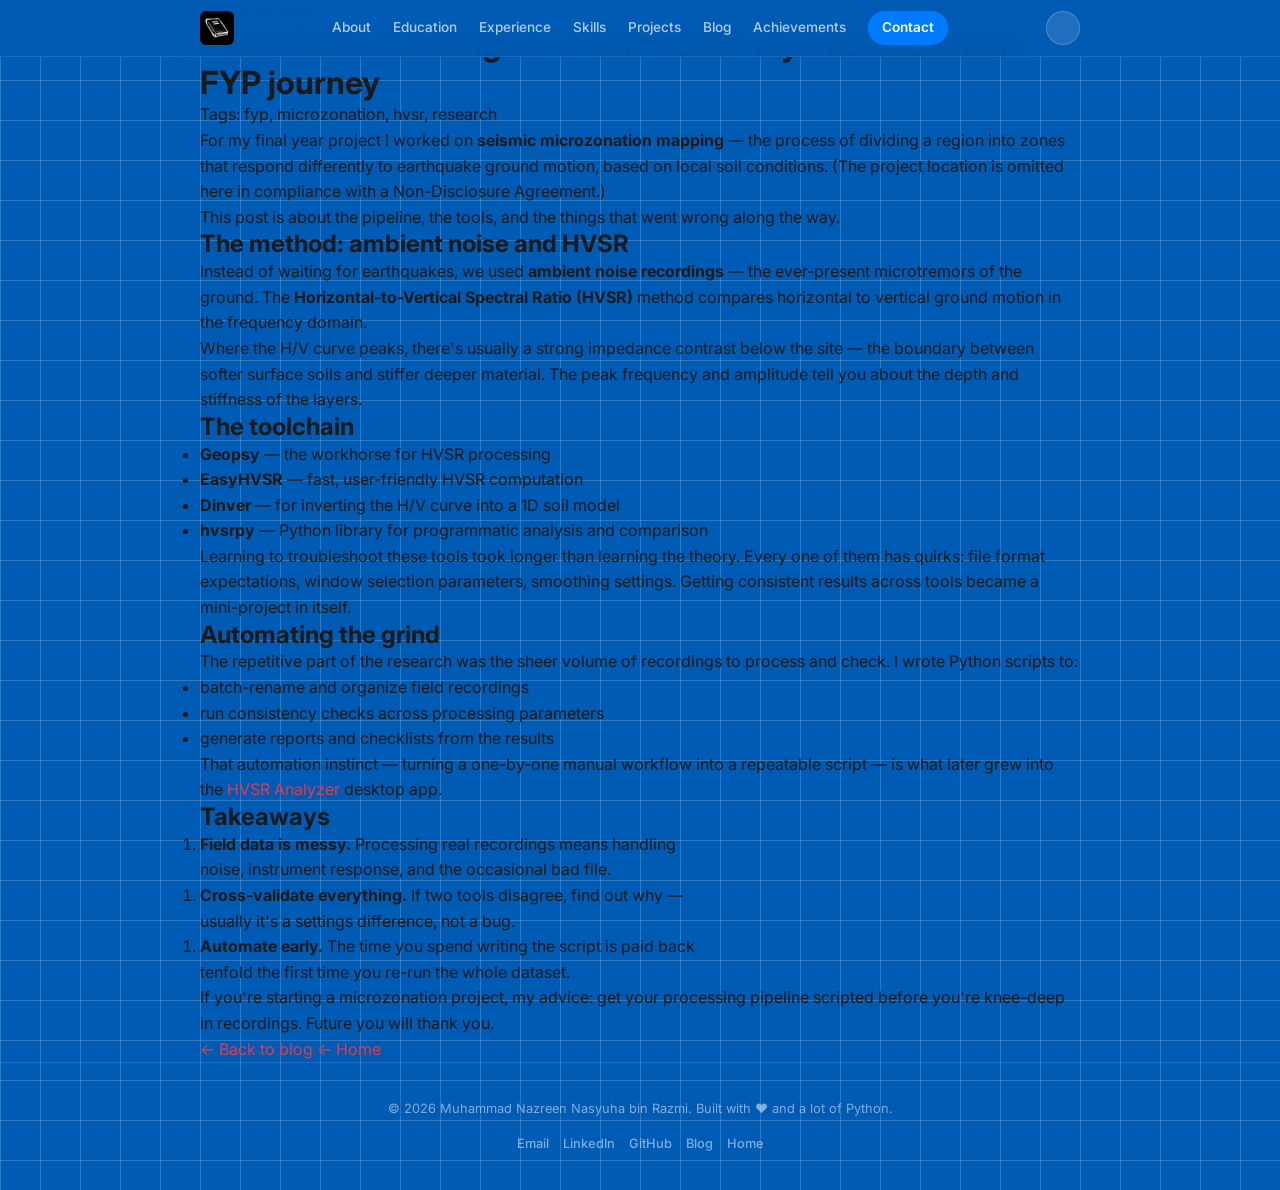
<file: blog/posts/from-field-recordings-to-soil-model.html>
<!DOCTYPE html>
<html lang="en">
<head>
  <meta charset="UTF-8" />
  <meta name="viewport" content="width=device-width, initial-scale=1.0" />
  <meta name="description" content="From field recordings to a soil model: my microzonation FYP journey — a post by Nazreen Razmi" />
  <title>From field recordings to a soil model: my microzonation FYP journey — Nazreen Razmi</title>
  <link rel="preconnect" href="https://fonts.googleapis.com" />
  <link rel="preconnect" href="https://fonts.gstatic.com" crossorigin />
  <link href="https://fonts.googleapis.com/css2?family=Dancing+Script:wght@500;600;700&family=Caveat:wght@500;600&family=Inter:wght@400;500;600;700&display=swap" rel="stylesheet" />
  <link rel="stylesheet" href="../../style.css" />
</head>
<body data-theme="light">
  <header class="nav">
    <div class="nav-inner container">

      <a href="../index.html" class="logo" aria-label="PHOTO_ALBUM">
        <img src="../../assets/PHOTO_ALBUM.webp" alt="PHOTO_ALBUM" class="logo-img" />
      </a>
      <nav class="nav-links" id="navLinks">
        <a href="../index.html#about">About</a>
        <a href="../index.html#education">Education</a>
        <a href="../index.html#experience">Experience</a>
        <a href="../index.html#skills">Skills</a>
        <a href="../index.html#projects">Projects</a>
        <a href="../blog/index.html">Blog</a>
        <a href="../index.html#achievements">Achievements</a>
        <a href="../index.html#contact" class="nav-cta">Contact</a>
      </nav>
      <div class="nav-actions">
        <button class="theme-toggle" id="themeToggle" aria-label="Toggle dark / light theme" title="Toggle theme">
          <span class="theme-icon theme-moon">🌙</span>
          <span class="theme-icon theme-sun">☀️</span>
        </button>
        <button class="nav-toggle" id="navToggle" aria-label="Toggle menu">
          <span></span><span></span><span></span>
        </button>
      </div>
    </div>
  </header>

  <main class="blog-post-page">
    <div class="container">
      <header class="post-header">
        <span class="post-date">10 August 2026</span>
        <h1>From field recordings to a soil model: my microzonation FYP journey</h1>
        <p class="post-meta">
          Tags: fyp, microzonation, hvsr, research
        </p>
      </header>
      <article class="post-body">
<p>For my final year project I worked on <strong>seismic microzonation mapping</strong> — the process of dividing a region into zones that respond differently to earthquake ground motion, based on local soil conditions. (The project location is omitted here in compliance with a Non-Disclosure Agreement.)</p>
<p>This post is about the pipeline, the tools, and the things that went wrong along the way.</p>
<h2>The method: ambient noise and HVSR</h2>
<p>Instead of waiting for earthquakes, we used <strong>ambient noise recordings</strong> — the ever-present microtremors of the ground. The <strong>Horizontal-to-Vertical Spectral Ratio (HVSR)</strong> method compares horizontal to vertical ground motion in the frequency domain.</p>
<p>Where the H/V curve peaks, there's usually a strong impedance contrast below the site — the boundary between softer surface soils and stiffer deeper material. The peak frequency and amplitude tell you about the depth and stiffness of the layers.</p>
<h2>The toolchain</h2>
<ul>
<li><strong>Geopsy</strong> — the workhorse for HVSR processing</li>
<li><strong>EasyHVSR</strong> — fast, user-friendly HVSR computation</li>
<li><strong>Dinver</strong> — for inverting the H/V curve into a 1D soil model</li>
<li><strong>hvsrpy</strong> — Python library for programmatic analysis and comparison</li>
</ul>
<p>Learning to troubleshoot these tools took longer than learning the theory. Every one of them has quirks: file format expectations, window selection parameters, smoothing settings. Getting consistent results across tools became a mini-project in itself.</p>
<h2>Automating the grind</h2>
<p>The repetitive part of the research was the sheer volume of recordings to process and check. I wrote Python scripts to:</p>
<ul>
<li>batch-rename and organize field recordings</li>
<li>run consistency checks across processing parameters</li>
<li>generate reports and checklists from the results</li>
</ul>
<p>That automation instinct — turning a one-by-one manual workflow into a repeatable script — is what later grew into the <a href="https://github.com/NazreenNasyuha/HVSR_Analyzer">HVSR Analyzer</a> desktop app.</p>
<h2>Takeaways</h2>
<ol>
<li><strong>Field data is messy.</strong> Processing real recordings means handling</li>
</ol>
<p>   noise, instrument response, and the occasional bad file.</p>
<ol>
<li><strong>Cross-validate everything.</strong> If two tools disagree, find out why —</li>
</ol>
<p>   usually it's a settings difference, not a bug.</p>
<ol>
<li><strong>Automate early.</strong> The time you spend writing the script is paid back</li>
</ol>
<p>   tenfold the first time you re-run the whole dataset.</p>
<p>If you're starting a microzonation project, my advice: get your processing pipeline scripted before you're knee-deep in recordings. Future you will thank you.</p>
      </article>
      <div class="post-footer-links">
        <a href="index.html">← Back to blog</a>
        <a href="../index.html">← Home</a>
      </div>
    </div>
  </main>
  <footer class="footer">
    <div class="container footer-inner">
      <p>© <span class="year-js">2026</span> Muhammad Nazreen Nasyuha bin Razmi. Built with ❤️ and a lot of Python.</p>
      <div class="footer-links">
        <a href="mailto:nazreennasyuha@gmail.com">Email</a>
        <a href="https://www.linkedin.com/in/nazreenrazmi/" target="_blank" rel="noopener">LinkedIn</a>
        <a href="https://github.com/NazreenNasyuha" target="_blank" rel="noopener">GitHub</a>
        <a href="../blog/index.html">Blog</a>
        <a href="../index.html">Home</a>
      </div>
    </div>
  </footer>
  <button class="to-top" id="toTop" aria-label="Back to top">↑</button>
  <script>
    (function () {
      "use strict";
      /* theme toggle (Midnight default, Morning light) */
      var body = document.body;
      var tt = document.getElementById("themeToggle");
      var saved = "dark";
      try { saved = localStorage.getItem("nz-theme") || "light"; } catch (e) {}
      body.setAttribute("data-theme", saved);
      if (tt) {
        tt.addEventListener("click", function () {
          var next = body.getAttribute("data-theme") === "light" ? "dark" : "light";
          body.setAttribute("data-theme", next);
          try { localStorage.setItem("nz-theme", next); } catch (e) {}
        });
      }
      /* nav toggle */
      var nt = document.getElementById("navToggle");
      var l = document.getElementById("navLinks");
      if (nt && l) {
        nt.addEventListener("click", function () {
          nt.classList.toggle("open");
          l.classList.toggle("open");
        });
        l.querySelectorAll("a").forEach(function (a) {
          a.addEventListener("click", function () {
            nt.classList.remove("open");
            l.classList.remove("open");
          });
        });
      }
      /* navbar shadow + back to top */
      var nav = document.querySelector(".nav");
      var top = document.getElementById("toTop");
      window.addEventListener("scroll", function () {
        var y = window.scrollY;
        if (nav) nav.classList.toggle("scrolled", y > 10);
        if (top) top.classList.toggle("visible", y > 480);
      }, { passive: true });
      if (top) {
        top.addEventListener("click", function () {
          window.scrollTo({ top: 0, behavior: "smooth" });
        });
      }
      document.querySelectorAll(".year-js").forEach(function (el) {
        el.textContent = new Date().getFullYear();
      });
    })();
  </script>
</body>
</html>
</file>
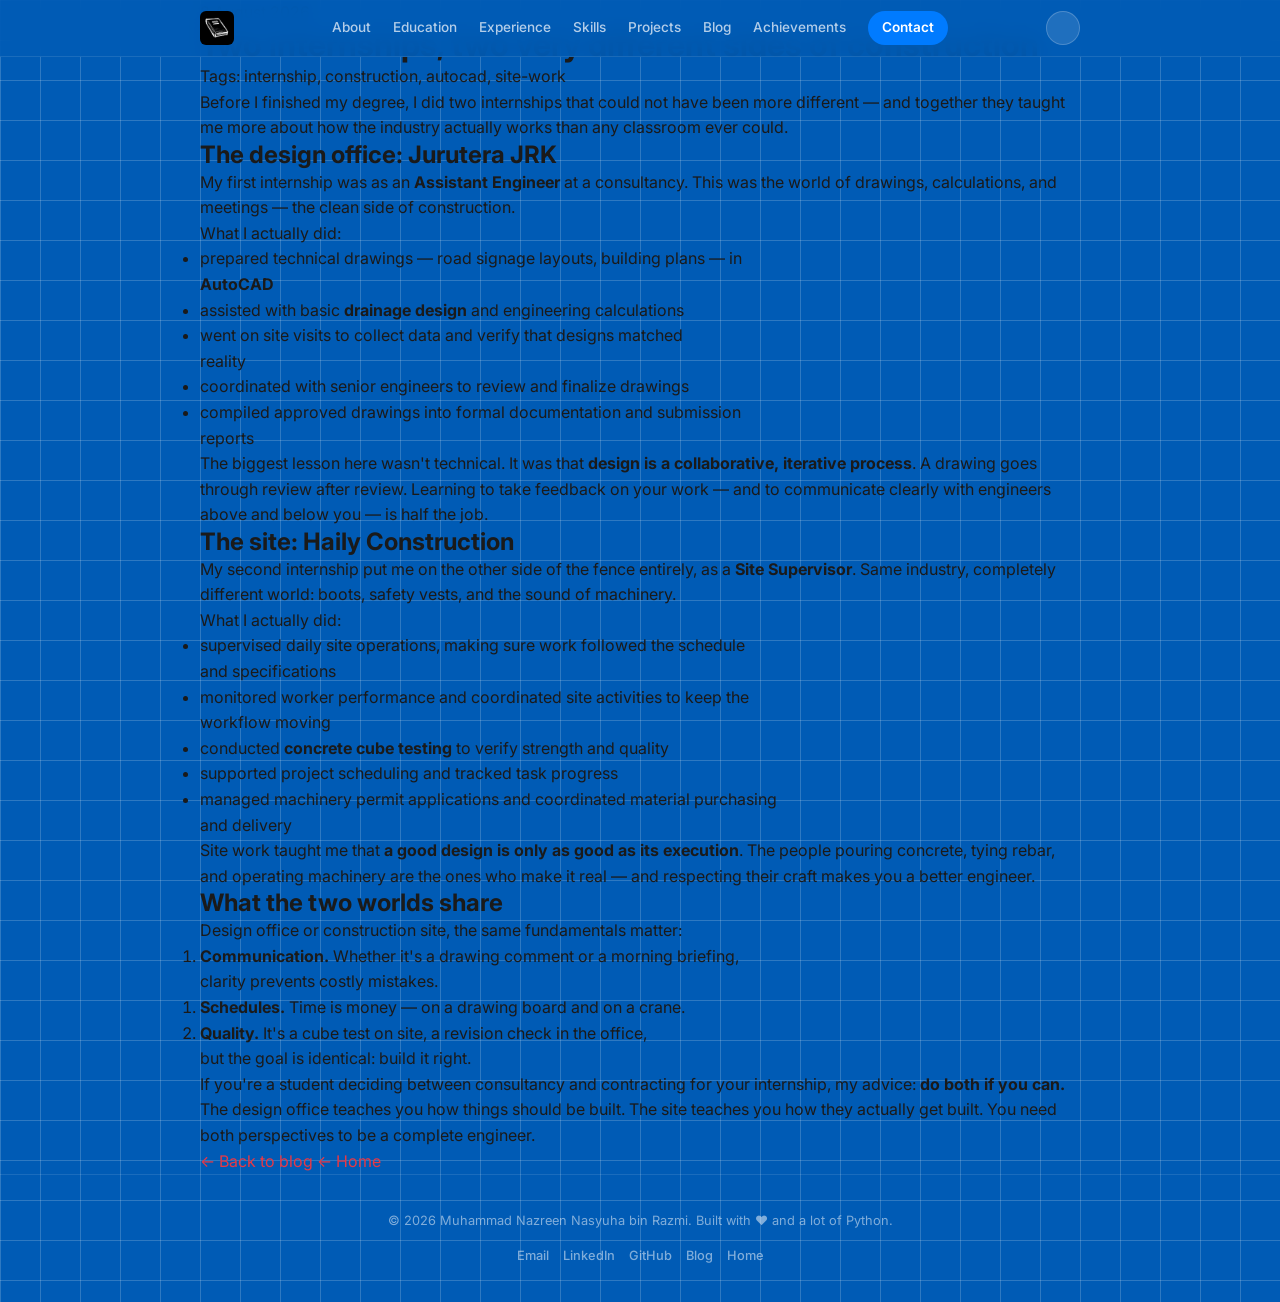
<file: blog/posts/two-internships-two-sides-of-construction.html>
<!DOCTYPE html>
<html lang="en">
<head>
  <meta charset="UTF-8" />
  <meta name="viewport" content="width=device-width, initial-scale=1.0" />
  <meta name="description" content="Two internships, two very different sides of construction — a post by Nazreen Razmi" />
  <title>Two internships, two very different sides of construction — Nazreen Razmi</title>
  <link rel="preconnect" href="https://fonts.googleapis.com" />
  <link rel="preconnect" href="https://fonts.gstatic.com" crossorigin />
  <link href="https://fonts.googleapis.com/css2?family=Dancing+Script:wght@500;600;700&family=Caveat:wght@500;600&family=Inter:wght@400;500;600;700&display=swap" rel="stylesheet" />
  <link rel="stylesheet" href="../../style.css" />
</head>
<body data-theme="light">
  <header class="nav">
    <div class="nav-inner container">

      <a href="../index.html" class="logo" aria-label="PHOTO_ALBUM">
        <img src="../../assets/PHOTO_ALBUM.webp" alt="PHOTO_ALBUM" class="logo-img" />
      </a>
      <nav class="nav-links" id="navLinks">
        <a href="../index.html#about">About</a>
        <a href="../index.html#education">Education</a>
        <a href="../index.html#experience">Experience</a>
        <a href="../index.html#skills">Skills</a>
        <a href="../index.html#projects">Projects</a>
        <a href="../blog/index.html">Blog</a>
        <a href="../index.html#achievements">Achievements</a>
        <a href="../index.html#contact" class="nav-cta">Contact</a>
      </nav>
      <div class="nav-actions">
        <button class="theme-toggle" id="themeToggle" aria-label="Toggle dark / light theme" title="Toggle theme">
          <span class="theme-icon theme-moon">🌙</span>
          <span class="theme-icon theme-sun">☀️</span>
        </button>
        <button class="nav-toggle" id="navToggle" aria-label="Toggle menu">
          <span></span><span></span><span></span>
        </button>
      </div>
    </div>
  </header>

  <main class="blog-post-page">
    <div class="container">
      <header class="post-header">
        <span class="post-date">8 August 2026</span>
        <h1>Two internships, two very different sides of construction</h1>
        <p class="post-meta">
          Tags: internship, construction, autocad, site-work
        </p>
      </header>
      <article class="post-body">
<p>Before I finished my degree, I did two internships that could not have been more different — and together they taught me more about how the industry actually works than any classroom ever could.</p>
<h2>The design office: Jurutera JRK</h2>
<p>My first internship was as an <strong>Assistant Engineer</strong> at a consultancy. This was the world of drawings, calculations, and meetings — the clean side of construction.</p>
<p>What I actually did:</p>
<ul>
<li>prepared technical drawings — road signage layouts, building plans — in</li>
</ul>
<p>  <strong>AutoCAD</strong></p>
<ul>
<li>assisted with basic <strong>drainage design</strong> and engineering calculations</li>
<li>went on site visits to collect data and verify that designs matched</li>
</ul>
<p>  reality</p>
<ul>
<li>coordinated with senior engineers to review and finalize drawings</li>
<li>compiled approved drawings into formal documentation and submission</li>
</ul>
<p>  reports</p>
<p>The biggest lesson here wasn't technical. It was that <strong>design is a collaborative, iterative process</strong>. A drawing goes through review after review. Learning to take feedback on your work — and to communicate clearly with engineers above and below you — is half the job.</p>
<h2>The site: Haily Construction</h2>
<p>My second internship put me on the other side of the fence entirely, as a <strong>Site Supervisor</strong>. Same industry, completely different world: boots, safety vests, and the sound of machinery.</p>
<p>What I actually did:</p>
<ul>
<li>supervised daily site operations, making sure work followed the schedule</li>
</ul>
<p>  and specifications</p>
<ul>
<li>monitored worker performance and coordinated site activities to keep the</li>
</ul>
<p>  workflow moving</p>
<ul>
<li>conducted <strong>concrete cube testing</strong> to verify strength and quality</li>
<li>supported project scheduling and tracked task progress</li>
<li>managed machinery permit applications and coordinated material purchasing</li>
</ul>
<p>  and delivery</p>
<p>Site work taught me that <strong>a good design is only as good as its execution</strong>. The people pouring concrete, tying rebar, and operating machinery are the ones who make it real — and respecting their craft makes you a better engineer.</p>
<h2>What the two worlds share</h2>
<p>Design office or construction site, the same fundamentals matter:</p>
<ol>
<li><strong>Communication.</strong> Whether it's a drawing comment or a morning briefing,</li>
</ol>
<p>   clarity prevents costly mistakes.</p>
<ol>
<li><strong>Schedules.</strong> Time is money — on a drawing board and on a crane.</li>
<li><strong>Quality.</strong> It's a cube test on site, a revision check in the office,</li>
</ol>
<p>   but the goal is identical: build it right.</p>
<p>If you're a student deciding between consultancy and contracting for your internship, my advice: <strong>do both if you can.</strong> The design office teaches you how things should be built. The site teaches you how they actually get built. You need both perspectives to be a complete engineer.</p>
      </article>
      <div class="post-footer-links">
        <a href="index.html">← Back to blog</a>
        <a href="../index.html">← Home</a>
      </div>
    </div>
  </main>
  <footer class="footer">
    <div class="container footer-inner">
      <p>© <span class="year-js">2026</span> Muhammad Nazreen Nasyuha bin Razmi. Built with ❤️ and a lot of Python.</p>
      <div class="footer-links">
        <a href="mailto:nazreennasyuha@gmail.com">Email</a>
        <a href="https://www.linkedin.com/in/nazreenrazmi/" target="_blank" rel="noopener">LinkedIn</a>
        <a href="https://github.com/NazreenNasyuha" target="_blank" rel="noopener">GitHub</a>
        <a href="../blog/index.html">Blog</a>
        <a href="../index.html">Home</a>
      </div>
    </div>
  </footer>
  <button class="to-top" id="toTop" aria-label="Back to top">↑</button>
  <script>
    (function () {
      "use strict";
      /* theme toggle (Midnight default, Morning light) */
      var body = document.body;
      var tt = document.getElementById("themeToggle");
      var saved = "dark";
      try { saved = localStorage.getItem("nz-theme") || "light"; } catch (e) {}
      body.setAttribute("data-theme", saved);
      if (tt) {
        tt.addEventListener("click", function () {
          var next = body.getAttribute("data-theme") === "light" ? "dark" : "light";
          body.setAttribute("data-theme", next);
          try { localStorage.setItem("nz-theme", next); } catch (e) {}
        });
      }
      /* nav toggle */
      var nt = document.getElementById("navToggle");
      var l = document.getElementById("navLinks");
      if (nt && l) {
        nt.addEventListener("click", function () {
          nt.classList.toggle("open");
          l.classList.toggle("open");
        });
        l.querySelectorAll("a").forEach(function (a) {
          a.addEventListener("click", function () {
            nt.classList.remove("open");
            l.classList.remove("open");
          });
        });
      }
      /* navbar shadow + back to top */
      var nav = document.querySelector(".nav");
      var top = document.getElementById("toTop");
      window.addEventListener("scroll", function () {
        var y = window.scrollY;
        if (nav) nav.classList.toggle("scrolled", y > 10);
        if (top) top.classList.toggle("visible", y > 480);
      }, { passive: true });
      if (top) {
        top.addEventListener("click", function () {
          window.scrollTo({ top: 0, behavior: "smooth" });
        });
      }
      document.querySelectorAll(".year-js").forEach(function (el) {
        el.textContent = new Date().getFullYear();
      });
    })();
  </script>
</body>
</html>
</file>
<file: style.css>
/* ============================================================
   Nazreen Razmi — Portfolio
   "Cappucino Collection 4" — scrapbook on blue cutting mat
   ============================================================ */

/* ---------- Fonts ---------- */
@import url('https://fonts.googleapis.com/css2?family=Press+Start+2P&family=Caveat:wght@400;500;600;700&family=Inter:wght@400;500;600;700&family=Permanent+Marker&display=swap');

/* ---------- Theme Variables ---------- */

/* Cappucino (default / warm) */
:root {
  --bg: #005bb5;
  --bg-grid: rgba(255,255,255,0.18);
  --grid-size: 40px 40px;

  --wood: #c2996c;
  --wood-dark: #a07848;
  --wood-light: #d4ad7a;
  --wood-shadow: rgba(60,30,10,0.5);

  --paper: #ffffff;
  --paper-alt: #f8f5ef;
  --paper-shadow: rgba(0,0,0,0.22);
  --paper-edge: #e8e0d4;

  --ink: #1a1a1a;
  --ink-dim: #555;
  --ink-faint: #999;

  --accent: #007bff;
  --accent-dark: #0056b3;
  --accent-light: #4da3ff;
  --accent-text: #ffffff;

  --link: #e63946;
  --link-hover: #c62828;
  --heading: #1a1a1a;

  --washi-pink: rgba(255,150,170,0.6);
  --washi-blue: rgba(130,180,230,0.5);
  --washi-yellow: rgba(255,220,100,0.5);
  --washi-green: rgba(140,210,160,0.5);

  --clip-color: #8a8a8a;
  --clip-highlight: #b0b0b0;

  --experience-green: #2ecc71;
  --experience-blue: #3498db;
  --experience-orange: #e67e22;

  --pixel-font: 'Press Start 2P', monospace;
  --hand-font: 'Caveat', cursive;
  --marker-font: 'Permanent Marker', cursive;
  --body-font: 'Inter', system-ui, sans-serif;

  --radius: 12px;
  --nav-h: 56px;
  --board-w: min(920px, 92vw);
  --board-padding: 36px;
}

/* Midnight (cool / dark) */
[data-theme="dark"] {
  --bg: #0a0e1a;
  --bg-grid: rgba(100,140,200,0.08);

  --wood: #3a2d1e;
  --wood-dark: #2a1f14;
  --wood-light: #5a4230;
  --wood-shadow: rgba(0,0,0,0.6);

  --paper: #1c2133;
  --paper-alt: #222840;
  --paper-shadow: rgba(0,0,0,0.4);
  --paper-edge: #2e3550;

  --ink: #e0e4f0;
  --ink-dim: #9aa0b8;
  --ink-faint: #606880;

  --accent: #4a90d9;
  --accent-dark: #3570b0;
  --accent-light: #70b0ff;
  --accent-text: #ffffff;

  --link: #ff6b6b;
  --link-hover: #ff4444;
  --heading: #e0e4f0;

  --washi-pink: rgba(255,105,180,0.3);
  --washi-blue: rgba(100,160,230,0.3);
  --washi-yellow: rgba(255,215,0,0.25);
  --washi-green: rgba(100,200,140,0.25);

  --experience-green: #27ae60;
  --experience-blue: #2980b9;
  --experience-orange: #d35400;
}

/* ============================================================
   RESET
   ============================================================ */
*{margin:0;padding:0;box-sizing:border-box}

html{scroll-behavior:smooth;scroll-padding-top:var(--nav-h)}

body{
  font-family:var(--body-font);
  background-color:var(--bg);
  background-image:
    linear-gradient(var(--bg-grid) 1px,transparent 1px),
    linear-gradient(90deg,var(--bg-grid) 1px,transparent 1px);
  background-size:var(--grid-size);
  color:var(--ink);
  line-height:1.6;
  -webkit-font-smoothing:antialiased;
  transition:background-color 0.4s,color 0.4s;
}

h1,h2,h3{font-family:var(--body-font);line-height:1.2;color:var(--ink)}
a{color:var(--link);text-decoration:none;transition:color 0.2s}
a:hover{color:var(--link-hover)}
img{max-width:100%}

.container{max-width:var(--board-w);margin:0 auto;padding:0 20px}

/* ============================================================
   NAVBAR
   ============================================================ */
.nav{
  position:fixed;top:0;left:0;right:0;z-index:100;
  background:color-mix(in srgb,var(--bg) 90%,transparent);
  backdrop-filter:blur(10px);-webkit-backdrop-filter:blur(10px);
  border-bottom:1px solid rgba(255,255,255,0.1);
  transition:border-color 0.3s,box-shadow 0.3s;
}
.nav.scrolled{
  border-color:rgba(255,255,255,0.15);
  box-shadow:0 4px 20px rgba(0,0,0,0.25);
}

.nav-inner{
  max-width:var(--board-w);margin:0 auto;padding:0 20px;
  height:var(--nav-h);display:flex;align-items:center;justify-content:space-between;
}

.logo{display:inline-flex;align-items:center;height:var(--nav-h)}
.logo-img{height:34px;width:auto;border-radius:6px;transition:transform 0.25s}
.logo:hover .logo-img{transform:scale(1.06)}

.nav-links{display:flex;align-items:center;gap:22px}
.nav-links a{
  color:rgba(255,255,255,0.7);font-size:0.85rem;font-weight:500;
}
.nav-links a:hover{color:#fff}
.nav-links a.active{color:var(--accent-light)}

.nav-links .nav-cta{
  color:var(--accent-text);background:var(--accent);
  padding:6px 14px;border-radius:999px;font-weight:600;
}
.nav-links .nav-cta:hover{background:var(--accent-dark);color:var(--accent-text)}

.nav-actions{display:flex;align-items:center;gap:10px}

.theme-toggle{
  display:flex;align-items:center;justify-content:center;
  width:34px;height:34px;border-radius:50%;
  background:rgba(255,255,255,0.12);border:1px solid rgba(255,255,255,0.2);
  cursor:pointer;font-size:0.95rem;
  transition:border-color 0.2s,transform 0.2s;
}
.theme-toggle:hover{border-color:rgba(255,255,255,0.4);transform:rotate(12deg)}
.theme-icon{display:none}
:root[data-theme="light"] .theme-moon{display:inline}
:root[data-theme="dark"] .theme-sun{display:inline}

.nav-toggle{
  display:none;flex-direction:column;gap:5px;
  background:none;border:none;cursor:pointer;padding:6px;
}
.nav-toggle span{
  width:22px;height:2px;background:#fff;border-radius:2px;
  transition:transform 0.25s,opacity 0.25s;
}
.nav-toggle.open span:nth-child(1){transform:translateY(7px)rotate(45deg)}
.nav-toggle.open span:nth-child(2){opacity:0}
.nav-toggle.open span:nth-child(3){transform:translateY(-7px)rotate(-45deg)}

/* ============================================================
   MAIN BOARD — wooden clipboard container
   ============================================================ */
.portfolio-canvas{
  position:relative;
  padding:calc(var(--nav-h) + 30px) 0 60px;
}

.board{
  width:var(--board-w);margin:0 auto;
  background:var(--wood);
  border-radius:18px;
  box-shadow:
    8px 12px 30px var(--wood-shadow),
    inset 0 2px 4px rgba(255,240,200,0.15),
    inset 0 -4px 8px rgba(0,0,0,0.2);
  position:relative;
  padding:var(--board-padding);
  overflow:visible;
}

/* wood grain texture */
.board::before{
  content:"";position:absolute;inset:0;border-radius:inherit;pointer-events:none;
  background:
    repeating-linear-gradient(87deg,rgba(0,0,0,0.04) 0 1px,transparent 1px 7px),
    repeating-linear-gradient(92deg,rgba(255,255,255,0.03) 0 1px,transparent 1px 11px),
    radial-gradient(ellipse at 25% 10%,rgba(255,240,200,0.12),transparent 45%),
    radial-gradient(ellipse at 75% 90%,rgba(0,0,0,0.15),transparent 50%);
}

/* ============================================================
   PAPER ELEMENT — base class for all paper sheets
   ============================================================ */
.paper-element{
  background:var(--paper);
  box-shadow:3px 5px 15px var(--paper-shadow);
  position:relative;
  transition:background-color 0.4s,box-shadow 0.4s;
}

/* ============================================================
   TOP ROW — ID card (left) + Lined paper (right)
   ============================================================ */
.top-row{
  display:flex;
  gap:20px;
  align-items:flex-start;
  margin-bottom:24px;
  position:relative;
  z-index:2;
}

/* ---------- ID Card (Polaroid style) ---------- */
.id-card{
  width:220px;min-width:220px;
  border-radius:12px;
  transform:rotate(-3deg);
  z-index:3;
  padding:12px 12px 10px;
  background:#fff;
  flex-shrink:0;
}
[data-theme="dark"] .id-card{background:var(--paper)}

/* washi tape on photo */
.id-card::before{
  content:"";position:absolute;top:-9px;left:50%;
  width:52px;height:16px;
  transform:translateX(-50%)rotate(-2deg);
  background:var(--washi-pink);
  box-shadow:0 1px 3px rgba(0,0,0,0.12);
  z-index:4;
}

.id-card .photo-area{
  width:100%;aspect-ratio:1/1;
  background:var(--paper-alt);
  border-radius:4px;
  overflow:hidden;
  margin-bottom:8px;
}
.id-card .photo-area img{
  width:100%;height:100%;object-fit:cover;
}

/* contact notepad below photo */
.id-card .contact-notepad{
  background:var(--paper-alt);
  border-radius:6px;
  padding:12px 10px;
  font-family:var(--hand-font);
  font-size:0.95rem;
  color:var(--ink);
  position:relative;
}
.id-card .contact-notepad::before{
  content:"";position:absolute;inset:0;
  background:repeating-linear-gradient(
    transparent,transparent 22px,
    rgba(0,120,200,0.12) 22px,rgba(0,120,200,0.12) 23px
  );
  border-radius:inherit;pointer-events:none;
}
.contact-notepad .contact-label{
  font-family:var(--pixel-font);
  font-size:0.5rem;
  color:var(--accent);
  margin-bottom:6px;
  letter-spacing:1px;
}
.contact-notepad .contact-line{
  display:flex;align-items:center;gap:6px;
  padding:2px 0;
  font-size:0.88rem;
}
.contact-notepad .contact-line .c-icon{font-size:0.85rem}
.contact-notepad .contact-line a{color:var(--ink)}
.contact-notepad .contact-line a:hover{color:var(--link)}

/* social icons row */
.social-row{
  display:flex;gap:8px;margin-top:8px;
}
.social-link{
  width:32px;height:32px;border-radius:50%;
  display:flex;align-items:center;justify-content:center;
  background:var(--accent);color:#fff;
  transition:transform 0.25s,background 0.25s;
}
.social-link svg{width:15px;height:15px}
.social-link:hover{transform:translateY(-2px)scale(1.1);background:var(--accent-dark)}

/* LordZerav tag */
.lord-tag{
  display:inline-flex;align-items:center;gap:4px;
  background:var(--accent);color:#fff;
  font-family:var(--pixel-font);font-size:0.45rem;
  padding:4px 8px;border-radius:4px;
  margin-top:8px;
}

/* ---------- Lined Notebook Paper (right side) ---------- */
.lined-paper{
  flex:1;
  border-radius:6px;
  padding:32px 28px 28px;
  transform:rotate(0.5deg);
  z-index:1;
  position:relative;
  background:var(--paper);
  /* lined paper effect */
  background-image:repeating-linear-gradient(
    transparent,transparent 27px,
    rgba(0,120,200,0.1) 27px,rgba(0,120,200,0.1) 28px
  );
  background-size:100% 28px;
}
.lined-paper::before{
  content:"";position:absolute;
  top:0;left:44px;bottom:0;width:2px;
  background:rgba(220,80,80,0.2);
}

.lined-paper .intro-greeting{
  font-family:var(--hand-font);
  font-size:1.6rem;
  color:var(--accent);
  margin-bottom:2px;
}
.lined-paper .intro-name{
  font-family:var(--pixel-font);
  font-size:clamp(0.85rem,2.5vw,1.3rem);
  color:var(--heading);
  line-height:1.5;
  margin-bottom:12px;
  letter-spacing:1px;
}
.lined-paper .intro-role{
  font-size:0.9rem;
  color:var(--ink-dim);
  font-weight:500;
  margin-bottom:10px;
}
.lined-paper .intro-bio{
  font-size:0.88rem;
  color:var(--ink-dim);
  line-height:1.7;
  margin-bottom:14px;
}
.lined-paper .intro-bio strong{
  color:var(--link);
  font-weight:600;
  text-decoration:underline;
  text-decoration-style:wavy;
  text-underline-offset:3px;
}

.rotator{
  color:var(--accent);font-weight:600;display:inline-block;
}
.rotator::after{
  content:"|";animation:blink 0.9s step-end infinite;color:var(--ink-faint);
}
@keyframes blink{0%,100%{opacity:1}50%{opacity:0}}

/* social icons on lined paper */
.lined-socials{
  display:flex;gap:10px;margin-top:8px;
}

/* ============================================================
   BOTTOM ROW — clipped paper (projects + experience + tools)
   ============================================================ */
.bottom-paper{
  border-radius:12px;
  padding:28px 24px;
  z-index:1;
  display:grid;
  grid-template-columns:1fr 1fr;
  gap:24px;
}

/* binder clip */
.bottom-paper::before{
  content:"";position:absolute;
  top:-20px;right:30px;
  width:56px;height:46px;
  background:linear-gradient(180deg,#b0b8c0,#7a8290 55%,#5a6270);
  clip-path:polygon(0 0,100% 0,82% 100%,18% 100%);
  z-index:5;
  box-shadow:0 3px 6px rgba(0,0,0,0.3);
}
.bottom-paper::after{
  content:"";position:absolute;
  top:-14px;right:38px;
  width:40px;height:10px;
  background:linear-gradient(180deg,#8a9098,#5a6270);
  border-radius:0 0 3px 3px;
  z-index:6;
}

/* ============================================================
   PROJECTS — photo collage style
   ============================================================ */
.projects-section .section-title{
  font-family:var(--pixel-font);
  font-size:0.65rem;
  color:var(--accent);
  margin-bottom:4px;
  letter-spacing:1px;
}
.projects-section .section-subtitle{
  font-family:var(--hand-font);
  font-size:1.8rem;
  color:var(--heading);
  margin-bottom:14px;
}

.filter-bar{
  display:flex;flex-wrap:wrap;gap:6px;margin-bottom:14px;
}
.filter-chip{
  font-family:inherit;font-size:0.7rem;font-weight:600;
  color:var(--accent);
  background:color-mix(in srgb,var(--paper) 80%,var(--paper-alt));
  border:1px solid color-mix(in srgb,var(--accent) 35%,transparent);
  border-radius:999px;padding:4px 11px;cursor:pointer;
  transition:color 0.2s,border-color 0.2s,background 0.2s;
}
.filter-chip:hover{border-color:var(--accent)}
.filter-chip.active{
  background:var(--accent);border-color:var(--accent);color:#fff;
}

.project-grid{
  display:grid;grid-template-columns:1fr 1fr;gap:10px;
}

.project-tile{
  position:relative;border-radius:8px;overflow:hidden;
  cursor:pointer;border:2px solid var(--paper-edge);
  box-shadow:2px 3px 10px var(--paper-shadow);
  transition:transform 0.3s,box-shadow 0.3s;
  background:var(--paper-alt);
  font-family:inherit;
}
.project-tile:hover{
  transform:translateY(-3px)rotate(-1deg);
  box-shadow:4px 6px 18px var(--paper-shadow);
}
.project-tile.hidden{display:none}

.project-tile .tile-img{
  width:100%;aspect-ratio:4/3;
  display:flex;align-items:center;justify-content:center;
  font-size:2rem;
}
.tile-fyp{background:linear-gradient(135deg,#e8f4fd,#d0e8f7)}
.tile-hvsr{background:linear-gradient(135deg,#fdf2e8,#f7e4d0)}
.tile-ultcalc{background:linear-gradient(135deg,#f0fdf4,#d8f5e0)}
.tile-idp{background:linear-gradient(135deg,#fef3e2,#fde8c8)}

[data-theme="dark"] .tile-fyp{background:linear-gradient(135deg,#1a2a3a,#152535)}
[data-theme="dark"] .tile-hvsr{background:linear-gradient(135deg,#2a2018,#251c14)}
[data-theme="dark"] .tile-ultcalc{background:linear-gradient(135deg,#1a2a1c,#16251a)}
[data-theme="dark"] .tile-idp{background:linear-gradient(135deg,#2a2218,#251e12)}

.project-tile .tile-overlay{
  position:absolute;bottom:0;left:0;right:0;
  background:linear-gradient(transparent,rgba(0,0,0,0.7));
  padding:20px 10px 8px;
  color:#fff;
}
.tile-overlay .tile-title{
  font-family:var(--hand-font);font-size:1.1rem;font-weight:600;
}
.tile-overlay .tile-tag{
  font-size:0.6rem;opacity:0.8;text-transform:uppercase;letter-spacing:0.5px;
}

/* ============================================================
   EXPERIENCE — color blocked list
   ============================================================ */
.experience-section .section-title{
  font-family:var(--pixel-font);font-size:0.65rem;
  color:var(--accent);margin-bottom:4px;letter-spacing:1px;
}
.experience-section .section-subtitle{
  font-family:var(--hand-font);font-size:1.8rem;
  color:var(--heading);margin-bottom:14px;
}

.exp-list{display:flex;flex-direction:column;gap:10px}

.exp-item{
  padding:12px 14px;border-radius:8px;
  border-left:4px solid;
  transition:transform 0.2s,box-shadow 0.2s;
}
.exp-item:hover{
  transform:translateX(3px);
  box-shadow:2px 3px 10px var(--paper-shadow);
}

.exp-item:nth-child(1){border-color:var(--experience-green);background:color-mix(in srgb,var(--experience-green) 8%,var(--paper))}
.exp-item:nth-child(2){border-color:var(--experience-blue);background:color-mix(in srgb,var(--experience-blue) 8%,var(--paper))}
.exp-item:nth-child(3){border-color:var(--experience-orange);background:color-mix(in srgb,var(--experience-orange) 8%,var(--paper))}

.exp-item .exp-role{
  font-weight:700;font-size:0.88rem;color:var(--ink);
}
.exp-item .exp-dates{
  font-size:0.7rem;color:var(--ink-faint);
}
.exp-item .exp-desc{
  font-size:0.8rem;color:var(--ink-dim);margin-top:3px;
}

/* ============================================================
   TOOLS SECTION — below the board
   ============================================================ */
.tools-row{
  width:var(--board-w);margin:24px auto 0;
  display:flex;flex-wrap:wrap;justify-content:center;gap:12px;
}
.tool-badge{
  display:flex;flex-direction:column;align-items:center;gap:6px;
  background:var(--paper);border-radius:12px;
  padding:14px 10px 10px;min-width:72px;
  box-shadow:3px 4px 12px var(--paper-shadow);
  transition:transform 0.25s,box-shadow 0.25s;
}
.tool-badge:hover{transform:translateY(-4px)scale(1.05);box-shadow:4px 6px 18px var(--paper-shadow)}
.tool-badge .tool-icon{
  width:40px;height:40px;border-radius:10px;
  display:flex;align-items:center;justify-content:center;
  font-size:1.2rem;font-weight:700;color:#fff;
}
.tool-badge .tool-name{
  font-size:0.68rem;font-weight:600;color:var(--ink-dim);
}

/* ============================================================
   SECTIONS BELOW (education, achievements, blog, contact)
   ============================================================ */
.section{
  position:relative;padding:60px 0;
}
.section::before{
  content:"";position:absolute;top:0;left:50%;
  transform:translateX(-50%);
  width:min(80%,600px);height:1px;
  background:linear-gradient(90deg,transparent,rgba(255,255,255,0.2),transparent);
}
[data-theme="dark"] .section::before{
  background:linear-gradient(90deg,transparent,rgba(255,255,255,0.08),transparent);
}

.section-head{margin-bottom:36px}

.section-tag{
  display:inline-block;
  font-family:var(--pixel-font);font-size:0.5rem;
  letter-spacing:1.5px;text-transform:uppercase;
  color:var(--accent);
  background:color-mix(in srgb,var(--accent) 15%,transparent);
  border:1px solid color-mix(in srgb,var(--accent) 30%,transparent);
  padding:4px 12px;border-radius:999px;margin-bottom:10px;
}
.section-head h2{
  font-family:var(--hand-font);font-size:clamp(2rem,4vw,2.8rem);
  color:#fff;
}
[data-theme="dark"] .section-head h2{color:var(--ink)}
.section-sub{color:rgba(255,255,255,0.6);margin-top:8px;max-width:520px;font-size:0.9rem}
[data-theme="dark"] .section-sub{color:var(--ink-dim)}

/* chips */
.chip{
  display:inline-block;font-size:0.72rem;font-weight:500;
  color:var(--accent);
  background:color-mix(in srgb,var(--accent) 12%,transparent);
  border:1px solid color-mix(in srgb,var(--accent) 25%,transparent);
  padding:3px 10px;border-radius:999px;
}

/* buttons */
.btn{
  display:inline-block;padding:10px 22px;border-radius:999px;
  font-weight:600;font-size:0.88rem;
  transition:transform 0.2s,box-shadow 0.2s,background 0.2s,color 0.2s;
  cursor:pointer;font-family:inherit;
}
.btn-primary{
  background:var(--accent);color:var(--accent-text);
  border:1px solid var(--accent);
}
.btn-primary:hover{background:var(--accent-dark);transform:translateY(-2px)}
.btn-ghost{
  border:1px solid rgba(255,255,255,0.3);color:#fff;background:transparent;
}
.btn-ghost:hover{border-color:#fff;color:#fff;transform:translateY(-2px)}
[data-theme="dark"] .btn-ghost{border-color:color-mix(in srgb,var(--accent) 50%,transparent);color:var(--accent)}
[data-theme="dark"] .btn-ghost:hover{border-color:var(--accent);color:var(--accent)}
.btn-block{width:100%;text-align:center}

/* ============================================================
   TIMELINE (Education)
   ============================================================ */
.timeline{
  position:relative;padding-left:30px;max-width:740px;
}
.timeline::before{
  content:"";position:absolute;left:7px;top:6px;bottom:6px;width:2px;
  background:linear-gradient(rgba(255,255,255,0.3),rgba(255,255,255,0.05));
}
[data-theme="dark"] .timeline::before{
  background:linear-gradient(var(--accent),color-mix(in srgb,var(--accent) 20%,transparent));
}

.timeline-item{position:relative;margin-bottom:24px}
.timeline-item:last-child{margin-bottom:0}

.timeline-marker{
  position:absolute;left:-26px;top:8px;
  width:12px;height:12px;border-radius:50%;
  background:var(--accent);
  border:2px solid var(--wood);
  box-shadow:0 0 0 3px color-mix(in srgb,var(--accent) 30%,transparent);
}

.timeline-card{
  background:var(--paper);border-radius:8px;
  padding:20px 20px 16px;
  box-shadow:3px 5px 15px var(--paper-shadow);
  transform:rotate(-0.3deg);
  transition:background-color 0.4s,transform 0.3s;
}
.timeline-card:hover{transform:rotate(0)translateY(-2px)}

.timeline-head{
  display:flex;justify-content:space-between;align-items:baseline;
  gap:10px;flex-wrap:wrap;margin-bottom:4px;
}
.timeline-head h3{font-size:1rem}
.timeline-date{font-size:0.72rem;color:var(--accent);font-weight:600;white-space:nowrap}
.timeline-org{font-size:0.8rem;color:var(--accent);font-weight:600;margin-bottom:5px}
.timeline-body{font-size:0.85rem;color:var(--ink-dim);margin-bottom:8px}
.timeline-tags{display:flex;flex-wrap:wrap;gap:5px}

/* ============================================================
   ACHIEVEMENTS
   ============================================================ */
.ach-grid{
  display:grid;grid-template-columns:repeat(auto-fill,minmax(210px,1fr));gap:16px;
}
.ach-card{
  background:var(--paper);border-radius:10px;
  padding:22px 18px;text-align:center;
  box-shadow:3px 5px 15px var(--paper-shadow);
  transition:transform 0.3s,box-shadow 0.3s;
  transform:rotate(var(--r,0deg));
}
.ach-card:nth-child(1){--r:-1deg}
.ach-card:nth-child(2){--r:0.8deg}
.ach-card:nth-child(3){--r:-0.5deg}
.ach-card:nth-child(4){--r:1deg}

.ach-card:hover{transform:rotate(0)translateY(-4px);box-shadow:5px 8px 20px var(--paper-shadow)}
.ach-icon{display:block;font-size:2rem;margin-bottom:8px}
.ach-card h3{font-size:0.92rem;margin-bottom:3px}
.ach-card p{font-size:0.8rem;color:var(--ink-dim)}

/* ============================================================
   BLOG
   ============================================================ */
.blog-grid{
  display:grid;grid-template-columns:repeat(auto-fill,minmax(280px,1fr));gap:18px;
}
.blog-card{
  background:var(--paper);border-radius:10px;
  padding:22px 20px;
  box-shadow:3px 5px 15px var(--paper-shadow);
  transition:transform 0.3s,box-shadow 0.3s;
  transform:rotate(var(--r,0deg));
}
.blog-card:nth-child(1){--r:0.5deg}
.blog-card:nth-child(2){--r:-0.8deg}
.blog-card:nth-child(3){--r:0.3deg}
.blog-card:hover{transform:rotate(0)translateY(-3px);box-shadow:5px 8px 20px var(--paper-shadow)}

.blog-date{
  display:inline-block;font-size:0.68rem;font-weight:600;
  color:var(--accent);
  background:color-mix(in srgb,var(--accent) 10%,transparent);
  padding:3px 10px;border-radius:999px;margin-bottom:8px;
}
.blog-card h3{font-size:1rem;margin-bottom:6px;line-height:1.3}
.blog-card h3 a{color:var(--ink)}
.blog-card h3 a:hover{color:var(--link)}
.blog-card p{
  font-size:0.82rem;color:var(--ink-dim);margin-bottom:10px;
  display:-webkit-box;-webkit-line-clamp:3;-webkit-box-orient:vertical;overflow:hidden;
}
.project-tags{display:flex;flex-wrap:wrap;gap:5px;margin-bottom:10px}
.read-more{font-size:0.82rem;font-weight:600;color:var(--link)}
.read-more:hover{color:var(--link-hover)}
.teaser-more{text-align:center;margin-top:28px}

/* ============================================================
   CONTACT SECTION
   ============================================================ */
.contact-grid{
  display:grid;grid-template-columns:1fr 1.3fr;gap:20px;align-items:start;
}
.contact-info{display:flex;flex-direction:column;gap:10px}
.contact-row{
  display:flex;align-items:center;gap:10px;
  padding:12px 14px;
  background:var(--paper);border-radius:8px;
  box-shadow:3px 5px 15px var(--paper-shadow);
  transition:transform 0.2s,box-shadow 0.2s;
  color:var(--ink);
  transform:rotate(var(--r,0deg));
}
.contact-row:nth-child(1){--r:-0.5deg}
.contact-row:nth-child(2){--r:0.3deg}
.contact-row:nth-child(3){--r:-0.2deg}
.contact-row:nth-child(4){--r:0.4deg}
.contact-row:nth-child(5){--r:-0.3deg}

a.contact-row:hover{transform:rotate(0)translateY(-2px);box-shadow:5px 8px 20px var(--paper-shadow);color:var(--ink)}
.contact-row .contact-icon{
  font-size:1.2rem;flex-shrink:0;width:34px;height:34px;
  display:flex;align-items:center;justify-content:center;
  background:color-mix(in srgb,var(--accent) 12%,transparent);border-radius:8px;
}
.contact-row span{font-size:0.85rem}
.contact-row strong{color:var(--heading)}

/* contact form */
.contact-form{
  background:var(--paper);border-radius:10px;
  padding:24px 22px;
  box-shadow:3px 5px 15px var(--paper-shadow);
}
.form-row{display:grid;grid-template-columns:1fr 1fr;gap:12px}
.form-field{margin-bottom:12px}
.form-field label{
  display:block;font-size:0.75rem;font-weight:600;
  color:var(--heading);margin-bottom:4px;
  text-transform:uppercase;letter-spacing:0.5px;
}
.form-field input,.form-field textarea{
  width:100%;padding:9px 12px;
  border:1px solid var(--paper-edge);border-radius:6px;
  background:var(--paper-alt);color:var(--ink);
  font-family:inherit;font-size:0.88rem;
  transition:border-color 0.2s,box-shadow 0.2s;
}
.form-field input:focus,.form-field textarea:focus{
  outline:none;border-color:var(--accent);
  box-shadow:0 0 0 3px color-mix(in srgb,var(--accent) 20%,transparent);
}
.form-field textarea{resize:vertical}
.form-note{margin-top:8px;font-size:0.8rem;color:var(--ink-dim);text-align:center}
.form-note.error{color:#d44}

/* ============================================================
   FOOTER
   ============================================================ */
.footer{
  padding:36px 0;text-align:center;
  border-top:1px solid rgba(255,255,255,0.1);
}
[data-theme="dark"] .footer{border-top-color:rgba(255,255,255,0.05)}
.footer-inner{display:flex;flex-direction:column;align-items:center;gap:14px}
.footer p{font-size:0.8rem;color:rgba(255,255,255,0.5)}
[data-theme="dark"] .footer p{color:var(--ink-faint)}

.mc-area{display:flex;align-items:center;gap:8px}
.minecraft-block{
  width:26px;height:26px;border:none;background:none;
  cursor:pointer;padding:0;transition:transform 0.15s;
}
.minecraft-block:hover{transform:scale(1.15)}
.minecraft-block svg{width:100%;height:100%}
.mc-hint{font-size:0.65rem;color:rgba(255,255,255,0.35);line-height:1.3;text-align:left}
[data-theme="dark"] .mc-hint{color:var(--ink-faint)}

.footer-links{display:flex;flex-wrap:wrap;justify-content:center;gap:14px}
.footer-links a{font-size:0.8rem;color:rgba(255,255,255,0.5);font-weight:500}
.footer-links a:hover{color:#fff}
[data-theme="dark"] .footer-links a{color:var(--ink-faint)}
[data-theme="dark"] .footer-links a:hover{color:var(--accent)}

/* ============================================================
   MODAL
   ============================================================ */
.modal-overlay{
  position:fixed;inset:0;background:rgba(0,0,0,0.6);
  backdrop-filter:blur(4px);-webkit-backdrop-filter:blur(4px);
  display:flex;align-items:center;justify-content:center;
  z-index:200;padding:24px;
}
.modal-overlay[hidden]{display:none}

.modal{
  background:var(--paper);border-radius:14px;
  padding:30px 26px;max-width:540px;width:100%;
  position:relative;box-shadow:0 20px 50px rgba(0,0,0,0.4);
  max-height:80vh;overflow-y:auto;
}

.modal-close{
  position:absolute;top:12px;right:12px;
  width:30px;height:30px;border-radius:50%;
  border:1px solid var(--paper-edge);background:var(--paper-alt);
  color:var(--ink-dim);font-size:0.9rem;cursor:pointer;
  display:flex;align-items:center;justify-content:center;
  transition:background 0.2s,color 0.2s;
}
.modal-close:hover{background:var(--accent);color:#fff}

.modal-icon{display:block;font-size:2.2rem;margin-bottom:10px}
.modal-title{font-size:1.2rem;margin-bottom:8px;color:var(--heading)}
.modal-desc{font-size:0.88rem;color:var(--ink-dim);margin-bottom:14px;line-height:1.6}
.modal-points{list-style:none;padding:0;margin-bottom:14px}
.modal-points li{
  position:relative;padding-left:16px;margin-bottom:6px;
  font-size:0.85rem;color:var(--ink-dim);
}
.modal-points li::before{
  content:"▸";position:absolute;left:0;color:var(--link);font-weight:700;
}
.modal-tags{display:flex;flex-wrap:wrap;gap:5px;margin-bottom:12px}
.modal-links{display:flex;gap:8px}
.modal-links a{
  display:inline-block;padding:5px 12px;border-radius:999px;
  font-size:0.8rem;font-weight:600;
  border:1px solid var(--accent);color:var(--accent);
  transition:background 0.2s,color 0.2s;
}
.modal-links a:hover{background:var(--accent);color:#fff}

/* ============================================================
   BACK TO TOP
   ============================================================ */
.to-top{
  position:fixed;bottom:24px;right:24px;
  width:40px;height:40px;border-radius:50%;border:none;
  background:var(--accent);color:#fff;font-size:1.1rem;
  cursor:pointer;box-shadow:0 4px 14px color-mix(in srgb,var(--accent) 40%,transparent);
  opacity:0;visibility:hidden;transform:translateY(8px);
  transition:opacity 0.3s,visibility 0.3s,transform 0.3s;z-index:90;
}
.to-top.visible{opacity:1;visibility:visible;transform:translateY(0)}
.to-top:hover{transform:translateY(-2px)}

/* ============================================================
   GAME TOAST + ACHIEVEMENT
   ============================================================ */
.game-toast{
  position:fixed;bottom:76px;left:50%;
  transform:translateX(-50%)translateY(10px);
  background:var(--ink);color:var(--paper);
  padding:9px 18px;border-radius:999px;
  font-size:0.82rem;font-weight:600;
  opacity:0;visibility:hidden;
  transition:opacity 0.3s,transform 0.3s,visibility 0.3s;
  z-index:150;white-space:nowrap;
}
.game-toast.show{opacity:1;visibility:visible;transform:translateX(-50%)translateY(0)}

.achievement-popup{
  position:fixed;bottom:24px;left:50%;
  transform:translateX(-50%)translateY(20px);
  background:var(--paper);border:2px solid var(--accent);
  border-radius:10px;padding:10px 18px;
  display:flex;align-items:center;gap:10px;
  opacity:0;visibility:hidden;
  transition:opacity 0.35s,transform 0.35s,visibility 0.35s;
  z-index:160;box-shadow:0 8px 24px rgba(0,0,0,0.3);
}
.achievement-popup.show{opacity:1;visibility:visible;transform:translateX(-50%)translateY(0)}
.ach-ico{font-size:1.5rem}
.ach-txt small{display:block;font-size:0.65rem;text-transform:uppercase;letter-spacing:1px;color:var(--ink-faint)}
.ach-txt strong{font-size:0.9rem;color:var(--heading)}

/* ============================================================
   COPY TOAST
   ============================================================ */
.copy-toast{
  position:fixed;bottom:120px;left:50%;
  transform:translateX(-50%)translateY(10px);
  background:var(--accent);color:#fff;
  padding:8px 16px;border-radius:999px;
  font-size:0.8rem;font-weight:600;
  opacity:0;visibility:hidden;
  transition:opacity 0.25s,transform 0.25s,visibility 0.25s;
  z-index:155;
}
.copy-toast.show{opacity:1;visibility:visible;transform:translateX(-50%)translateY(0)}

/* ============================================================
   SEISMIC SHAKE
   ============================================================ */
@keyframes shake{
  0%,100%{transform:translate(0)}
  10%{transform:translate(-5px,3px)}
  20%{transform:translate(4px,-2px)}
  30%{transform:translate(-3px,2px)}
  40%{transform:translate(3px,-4px)}
  50%{transform:translate(-4px,3px)}
  60%{transform:translate(3px,-2px)}
  70%{transform:translate(-2px,4px)}
  80%{transform:translate(2px,-3px)}
  90%{transform:translate(-1px,1px)}
}
.seismic-shake{animation:shake 0.5s ease-in-out 4}

/* ============================================================
   SCROLL REVEAL
   ============================================================ */
.reveal{opacity:0;transform:translateY(16px);transition:opacity 0.5s ease,transform 0.5s ease}
.reveal.visible{opacity:1;transform:translateY(0)}

/* ============================================================
   CUSTOM CURSOR
   ============================================================ */
.custom-cursor{cursor:none}
.custom-cursor a,.custom-cursor button,.custom-cursor [role="button"]{cursor:none}

.cursor-cloud{
  position:fixed;top:0;left:0;width:28px;height:20px;
  color:rgba(255,255,255,0.5);pointer-events:none;z-index:9999;
  opacity:0.9;transition:opacity 0.3s;
}
[data-theme="dark"] .cursor-cloud{color:var(--accent)}

.trail-dot{
  position:fixed;border-radius:50%;
  background:rgba(255,255,255,0.3);pointer-events:none;z-index:9998;
  animation:trail-fade 0.65s ease-out forwards;
}
[data-theme="dark"] .trail-dot{background:var(--accent)}
@keyframes trail-fade{0%{opacity:0.35;transform:scale(1)}100%{opacity:0;transform:scale(0.3)}}

/* ============================================================
   RESPONSIVE
   ============================================================ */
@media(max-width:860px){
  .top-row{flex-direction:column;align-items:center}
  .id-card{transform:rotate(-2deg)}
  .lined-paper{transform:rotate(0)}
  .bottom-paper{grid-template-columns:1fr}
}

@media(max-width:640px){
  .nav-links{
    position:fixed;top:var(--nav-h);left:0;right:0;
    background:color-mix(in srgb,var(--bg) 95%,transparent);
    backdrop-filter:blur(12px);-webkit-backdrop-filter:blur(12px);
    flex-direction:column;padding:18px 20px;gap:14px;
    border-bottom:1px solid rgba(255,255,255,0.1);
    transform:translateY(-100%);opacity:0;
    transition:transform 0.3s,opacity 0.3s;
    pointer-events:none;z-index:99;
  }
  .nav-links.open{transform:translateY(0);opacity:1;pointer-events:auto}
  .nav-toggle{display:flex}

  .board{padding:20px;border-radius:14px}
  .id-card{width:180px;min-width:180px}
  .project-grid{grid-template-columns:1fr}
  .blog-grid{grid-template-columns:1fr}
  .form-row{grid-template-columns:1fr}
  .ach-grid{grid-template-columns:1fr 1fr}
  .contact-grid{grid-template-columns:1fr}
  .section{padding:44px 0}
}

@media(max-width:420px){
  .ach-grid{grid-template-columns:1fr}
  .tools-row{gap:8px}
  .tool-badge{min-width:60px;padding:10px 8px 8px}
}
</file>
